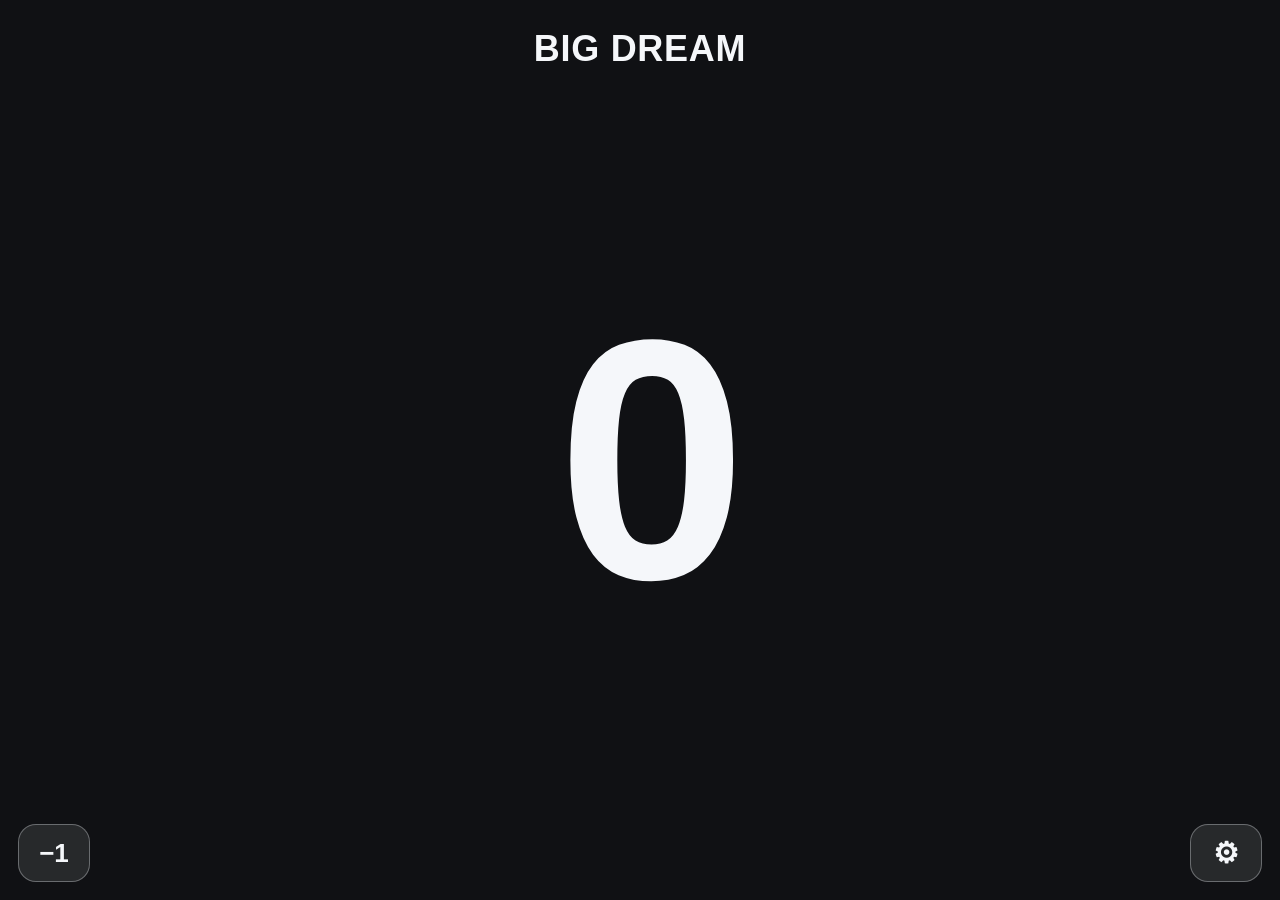
<file: index.html>
<!doctype html>
<html lang="ja">
<head>
  <meta charset="utf-8">
  <meta name="viewport" content="width=device-width, initial-scale=1, viewport-fit=cover, maximum-scale=1, user-scalable=no">
  <meta name="theme-color" content="#101114">
  <meta name="apple-mobile-web-app-capable" content="yes">
  <meta name="apple-mobile-web-app-status-bar-style" content="black-translucent">
  <meta name="apple-mobile-web-app-title" content="Counter">
  <meta name="mobile-web-app-capable" content="yes">
  <title>Big Dream Counter</title>
  <link rel="manifest" href="manifest.webmanifest?v=1">
  <link rel="stylesheet" href="style.css?v=20260718-1">
</head>
<body>
  <main id="counterSurface" class="counter-surface" aria-label="カウンター画面">
    <div id="titleText" class="title-text">BIG DREAM</div>

    <div id="countValue" class="count-value" aria-live="polite">0</div>

    <button id="minusButton" class="corner-button minus-button" type="button" data-no-increment aria-label="1減らす">−1</button>
    <button id="settingsButton" class="corner-button settings-button" type="button" data-no-increment aria-label="設定を開く">⚙</button>
  </main>

  <div id="settingsOverlay" class="overlay" hidden data-no-increment>
    <section class="sheet" role="dialog" aria-modal="true" aria-labelledby="settingsHeading">
      <div class="sheet-header">
        <h1 id="settingsHeading">設定</h1>
        <button id="closeSettingsButton" class="icon-button" type="button" aria-label="設定を閉じる">×</button>
      </div>

      <label class="setting-group">
        <span>上の文字</span>
        <input id="titleInput" type="text" maxlength="40" autocomplete="off" placeholder="BIG DREAM">
      </label>

      <label class="setting-group">
        <span>上の文字サイズ <strong id="titleSizeLabel">36px</strong></span>
        <input id="titleSizeInput" type="range" min="20" max="72" step="1" value="36">
      </label>

      <label class="setting-group">
        <span>カウント数字サイズ <strong id="countSizeLabel">52</strong></span>
        <input id="countSizeInput" type="range" min="28" max="72" step="1" value="52">
      </label>

      <div class="color-row">
        <label class="setting-group color-setting">
          <span>背景色</span>
          <input id="backgroundColorInput" type="color" value="#101114">
        </label>

        <label class="setting-group color-setting">
          <span>文字色</span>
          <input id="textColorInput" type="color" value="#f5f7fa">
        </label>
      </div>

      <button id="resetButton" class="danger-button" type="button">カウントをリセット</button>
    </section>
  </div>

  <div id="resetOverlay" class="overlay confirm-overlay" hidden data-no-increment>
    <section class="confirm-card" role="alertdialog" aria-modal="true" aria-labelledby="resetHeading" aria-describedby="resetDescription">
      <h2 id="resetHeading">リセットしますか？</h2>
      <p id="resetDescription">現在のカウント <strong id="resetCurrentValue">0</strong> を 0 に戻します。</p>
      <div class="confirm-actions">
        <button id="cancelResetButton" class="secondary-button" type="button">キャンセル</button>
        <button id="confirmResetButton" class="danger-button compact" type="button">0にする</button>
      </div>
    </section>
  </div>

  <script src="app.js?v=20260718-1"></script>
</body>
</html>
</file>
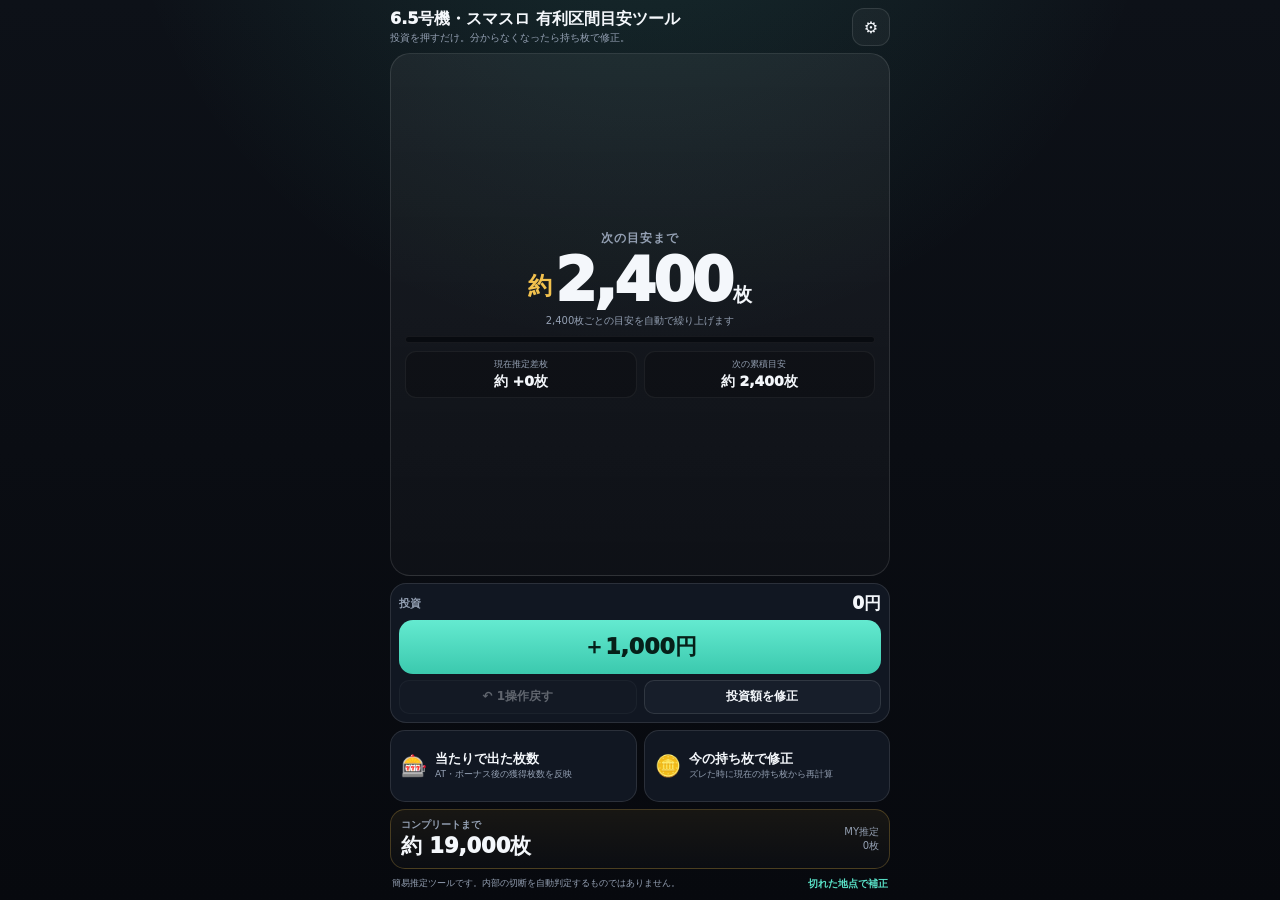
<file: slot-counter/index.html>
<!doctype html>
<html lang="ja">
<head>
<meta charset="utf-8">
<meta name="viewport" content="width=device-width,initial-scale=1,viewport-fit=cover,maximum-scale=1,user-scalable=no">
<meta name="theme-color" content="#090c12">
<title>6.5号機・スマスロ 有利区間目安ツール</title>
<style>
:root{--bg:#080b10;--panel:#111722;--panel2:#171e2a;--line:rgba(255,255,255,.11);--text:#f4f7fb;--muted:#94a0b3;--accent:#59e1c7;--gold:#f2c14e;--danger:#ff6b76}*{box-sizing:border-box;-webkit-tap-highlight-color:transparent}html,body{margin:0;width:100%;height:100%;overflow:hidden;background:var(--bg);color:var(--text);font-family:system-ui,-apple-system,BlinkMacSystemFont,"Segoe UI","Noto Sans JP",sans-serif}body{background:radial-gradient(circle at 50% -20%,rgba(89,225,199,.14),transparent 42%),linear-gradient(180deg,#0d1118,#07090e)}button,input{font:inherit}button{color:inherit}.app{width:min(100%,520px);height:100dvh;margin:auto;padding:calc(8px + env(safe-area-inset-top)) 10px calc(8px + env(safe-area-inset-bottom));display:grid;grid-template-rows:auto minmax(165px,1fr) auto auto auto auto;gap:7px;overflow:hidden}.topbar{display:flex;align-items:center;justify-content:space-between;min-height:38px}.title{margin:0;font-size:16px;font-weight:950;line-height:1.2}.subtitle{margin-top:2px;font-size:10px;color:var(--muted)}.icon-btn{width:38px;height:38px;border:1px solid var(--line);background:rgba(255,255,255,.04);border-radius:12px;display:grid;place-items:center;cursor:pointer;flex:none}.hero{position:relative;overflow:hidden;border:1px solid var(--line);background:linear-gradient(180deg,rgba(255,255,255,.055),rgba(255,255,255,.025));border-radius:20px;padding:12px 14px;display:flex;flex-direction:column;justify-content:center}.hero-label{text-align:center;color:var(--muted);font-size:12px;font-weight:900;letter-spacing:.08em}.remaining{text-align:center;margin:3px 0 2px;font-size:clamp(40px,11vw,60px);font-weight:950;line-height:1;letter-spacing:-.045em;font-variant-numeric:tabular-nums}.approx{font-size:.4em;font-weight:900;vertical-align:.3em;margin-right:.12em;color:var(--gold);letter-spacing:0}.unit{font-size:.32em;font-weight:900;margin-left:.1em;letter-spacing:0}.hero-note{text-align:center;font-size:10px;color:var(--muted);margin:2px 0 8px}.meter{height:7px;border-radius:999px;background:#080b10;overflow:hidden;border:1px solid rgba(255,255,255,.06)}.meter-fill{height:100%;width:0;border-radius:inherit;background:linear-gradient(90deg,var(--accent),var(--gold));transition:width .2s}.stats{margin-top:8px;display:grid;grid-template-columns:1fr 1fr;gap:7px}.stat{text-align:center;padding:6px;border-radius:11px;background:rgba(0,0,0,.2);border:1px solid rgba(255,255,255,.06)}.stat-label{font-size:9px;color:var(--muted);margin-bottom:2px}.stat-value{font-size:14px;font-weight:950;font-variant-numeric:tabular-nums}.card{border:1px solid var(--line);background:var(--panel);border-radius:16px;padding:8px}.section-head{display:flex;align-items:center;justify-content:space-between;margin-bottom:5px}.section-title{font-size:11px;color:var(--muted);font-weight:900}.investment-total{font-size:17px;font-weight:950;font-variant-numeric:tabular-nums}.invest-btn{width:100%;height:54px;border:0;border-radius:14px;background:linear-gradient(180deg,#64ead0,#3bc9ae);color:#062019;font-size:22px;font-weight:950;cursor:pointer}.minor-row{display:grid;grid-template-columns:1fr 1fr;gap:7px;margin-top:6px}.secondary-btn{height:34px;border-radius:10px;border:1px solid var(--line);background:var(--panel2);font-size:12px;font-weight:850;cursor:pointer}.secondary-btn:disabled{opacity:.35}.action-grid{display:grid;grid-template-columns:1fr 1fr;gap:7px}.action-card{height:72px;border:1px solid var(--line);background:var(--panel);border-radius:15px;padding:8px 10px;text-align:left;cursor:pointer;display:grid;grid-template-columns:auto 1fr;align-items:center;gap:8px}.action-icon{font-size:21px}.action-title{font-size:13px;font-weight:950;line-height:1.25}.action-sub{font-size:9px;color:var(--muted);line-height:1.3;margin-top:2px}.complete-card{border:1px solid rgba(242,193,78,.24);background:linear-gradient(180deg,rgba(242,193,78,.07),rgba(255,255,255,.02));border-radius:15px;padding:8px 10px}.complete-main{display:flex;align-items:center;justify-content:space-between;gap:8px}.complete-label{font-size:10px;color:var(--muted);font-weight:850}.complete-value{font-size:21px;font-weight:950;font-variant-numeric:tabular-nums}.complete-progress{font-size:10px;color:var(--muted);text-align:right;line-height:1.35}.hint{font-size:9px;color:var(--muted);line-height:1.25;padding:0 2px;display:flex;align-items:center;justify-content:space-between;gap:8px}.link-btn{border:0;background:none;padding:2px 0;color:var(--accent);font-size:10px;font-weight:850;cursor:pointer;white-space:nowrap}.invest-btn:active,.action-card:active,.secondary-btn:active{transform:scale(.985)}.overlay{position:fixed;inset:0;background:rgba(0,0,0,.72);backdrop-filter:blur(8px);display:flex;align-items:flex-end;justify-content:center;padding:10px;z-index:20}.overlay[hidden]{display:none}.sheet{width:min(100%,520px);max-height:88dvh;overflow:auto;background:#101620;border:1px solid var(--line);border-radius:22px 22px 16px 16px;padding:14px;box-shadow:0 30px 80px rgba(0,0,0,.55)}.sheet-head{display:flex;justify-content:space-between;align-items:center;margin-bottom:12px}.sheet-title{font-size:17px;font-weight:950}.close-btn{width:38px;height:38px;border:1px solid var(--line);border-radius:12px;background:var(--panel2);font-size:21px}.field{margin-bottom:11px}.field label{display:block;font-size:11px;color:var(--muted);font-weight:850;margin-bottom:6px}.input-wrap{display:flex;align-items:center;background:#0a0e14;border:1px solid var(--line);border-radius:13px;padding:0 11px}.input-wrap input{width:100%;height:48px;border:0;outline:none;background:transparent;color:var(--text);font-size:19px;font-weight:900}.suffix{color:var(--muted);font-size:12px;font-weight:800;white-space:nowrap}.primary-modal,.cut-btn,.danger-btn{width:100%;min-height:50px;border-radius:14px;font-weight:950}.primary-modal{border:0;background:var(--accent);color:#062019}.cut-btn{border:1px solid rgba(242,193,78,.4);background:rgba(242,193,78,.09);color:#f6d77d;margin-top:8px}.danger-btn{border:1px solid rgba(255,107,118,.4);background:rgba(255,107,118,.1);color:#ff939c;margin-top:8px}.toggle-row{display:flex;justify-content:space-between;align-items:center;padding:10px 0;border-top:1px solid var(--line);font-size:12px;font-weight:850}.switch{width:46px;height:27px;border-radius:999px;background:#2a313d;position:relative;border:0}.switch:after{content:"";position:absolute;width:21px;height:21px;left:3px;top:3px;border-radius:50%;background:white;transition:.2s}.switch.on{background:var(--accent)}.switch.on:after{left:22px}.modal-note{font-size:10px;color:var(--muted);line-height:1.55;margin-top:8px}.toast{position:fixed;left:50%;bottom:calc(18px + env(safe-area-inset-bottom));transform:translateX(-50%) translateY(16px);background:#eef7f5;color:#0b1b18;padding:9px 13px;border-radius:999px;font-size:12px;font-weight:900;opacity:0;pointer-events:none;transition:.2s;z-index:40;white-space:nowrap}.toast.show{opacity:1;transform:translateX(-50%) translateY(0)}@media(max-height:690px){.app{gap:5px;padding-top:calc(5px + env(safe-area-inset-top));padding-bottom:calc(5px + env(safe-area-inset-bottom));grid-template-rows:auto minmax(145px,1fr) auto auto auto auto}.topbar{min-height:34px}.icon-btn{width:34px;height:34px}.title{font-size:14px}.subtitle{display:none}.hero{padding:8px 12px}.remaining{font-size:40px}.hero-note{margin-bottom:5px}.stats{margin-top:5px}.stat{padding:4px}.invest-btn{height:47px;font-size:20px}.secondary-btn{height:30px}.action-card{height:60px}.action-sub{display:none}.complete-card{padding:6px 9px}.complete-value{font-size:18px}.hint>span{display:none}.hint{justify-content:center}}@media(max-height:590px){.hero-note{display:none}.action-card{height:52px}.complete-progress{display:none}.stats{gap:4px}.stat-value{font-size:12px}}
</style>
</head>
<body>
<main class="app">
<header class="topbar"><div><h1 class="title">6.5号機・スマスロ 有利区間目安ツール</h1><div class="subtitle">投資を押すだけ。分からなくなったら持ち枚で修正。</div></div><button class="icon-btn" id="settingsBtn" aria-label="設定">⚙</button></header>
<section class="hero"><div class="hero-label">次の目安まで</div><div class="remaining" id="remainingDisplay"><span class="approx">約</span>2,400<span class="unit">枚</span></div><div class="hero-note" id="heroNote">2400枚ごとの目安を自動で繰り上げます</div><div class="meter"><div class="meter-fill" id="meterFill"></div></div><div class="stats"><div class="stat"><div class="stat-label">現在推定差枚</div><div class="stat-value" id="netDisplay">約 0枚</div></div><div class="stat"><div class="stat-label">次の累積目安</div><div class="stat-value" id="targetDisplay">約 2,400枚</div></div></div></section>
<section class="card"><div class="section-head"><div class="section-title">投資</div><div class="investment-total" id="investmentDisplay">0円</div></div><button class="invest-btn" id="investBtn">＋1,000円</button><div class="minor-row"><button class="secondary-btn" id="undoBtn">↶ 1操作戻す</button><button class="secondary-btn" id="editInvestmentBtn">投資額を修正</button></div></section>
<section class="action-grid"><button class="action-card" id="rewardBtn"><div class="action-icon">🎰</div><div><div class="action-title">当たりで出た枚数</div><div class="action-sub">AT・ボーナス後の獲得枚数を反映</div></div></button><button class="action-card" id="holdBtn"><div class="action-icon">🪙</div><div><div class="action-title">今の持ち枚で修正</div><div class="action-sub">ズレた時に現在の持ち枚から再計算</div></div></button></section>
<section class="complete-card"><div class="complete-main"><div><div class="complete-label">コンプリートまで</div><div class="complete-value" id="completeRemaining">約 19,000枚</div></div><div class="complete-progress" id="completeProgress">MY推定<br>0枚</div></div></section>
<div class="hint"><span>簡易推定ツールです。内部の切断を自動判定するものではありません。</span><button class="link-btn" id="cutHelpBtn">切れた地点で補正</button></div>
</main>
<div class="overlay" id="rewardOverlay" hidden><section class="sheet"><div class="sheet-head"><div class="sheet-title">当たりで出た枚数</div><button class="close-btn" data-close="rewardOverlay">×</button></div><div class="field"><label>獲得枚数</label><div class="input-wrap"><input id="rewardInput" type="number" inputmode="numeric" min="0" step="1" placeholder="例 1850"><span class="suffix">枚</span></div></div><button class="primary-modal" id="applyRewardBtn">この枚数を反映</button><div class="modal-note">表示された獲得枚数を入力してください。あとで「今の持ち枚で修正」を使うと、その時点の状態に合わせて再計算できます。</div></section></div>
<div class="overlay" id="holdOverlay" hidden><section class="sheet"><div class="sheet-head"><div class="sheet-title">今の持ち枚で修正</div><button class="close-btn" data-close="holdOverlay">×</button></div><div class="field"><label>現在の持ち枚</label><div class="input-wrap"><input id="holdInput" type="number" inputmode="numeric" min="0" step="1" placeholder="例 2350"><span class="suffix">枚</span></div></div><button class="primary-modal" id="applyHoldBtn">現在値から再計算</button><div class="modal-note">開始時の持ち枚と、これまでの貸出枚数を使って推定差枚を補正します。別の台の持ち枚を混ぜた場合は目安がズレます。</div></section></div>
<div class="overlay" id="investmentOverlay" hidden><section class="sheet"><div class="sheet-head"><div class="sheet-title">投資額を修正</div><button class="close-btn" data-close="investmentOverlay">×</button></div><div class="field"><label>現在までの投資額</label><div class="input-wrap"><input id="investmentInput" type="number" inputmode="numeric" min="0" step="1000"><span class="suffix">円</span></div></div><button class="primary-modal" id="applyInvestmentBtn">投資額を更新</button></section></div>
<div class="overlay" id="cutOverlay" hidden><section class="sheet"><div class="sheet-head"><div class="sheet-title">区間の目安を補正</div><button class="close-btn" data-close="cutOverlay">×</button></div><div class="modal-note">実際に有利区間が切れた地点が分かる場合だけ使います。現在の推定差枚を新しい基準点として、次の目安を「ここから＋設定枚数」に引き直します。分からない場合は使わなくて大丈夫です。</div><button class="cut-btn" id="markCutBtn">ここを新しい基準点にする</button></section></div>
<div class="overlay" id="settingsOverlay" hidden><section class="sheet"><div class="sheet-head"><div class="sheet-title">設定</div><button class="close-btn" data-close="settingsOverlay">×</button></div><div class="field"><label>貸し枚数（1000円あたり）</label><div class="input-wrap"><input id="lendRateInput" type="number" inputmode="decimal" min="1" step="0.1"><span class="suffix">枚</span></div></div><div class="field"><label>投資ボタン</label><div class="input-wrap"><input id="investUnitInput" type="number" inputmode="numeric" min="100" step="100"><span class="suffix">円 / 1タップ</span></div></div><div class="field"><label>次の目安</label><div class="input-wrap"><input id="thresholdInput" type="number" inputmode="numeric" min="1" step="1"><span class="suffix">枚</span></div></div><div class="field"><label>コンプリート基準</label><div class="input-wrap"><input id="completeInput" type="number" inputmode="numeric" min="1" step="100"><span class="suffix">枚</span></div></div><div class="field"><label>計測開始時の持ち枚</label><div class="input-wrap"><input id="startHoldInput" type="number" inputmode="numeric" min="0" step="1"><span class="suffix">枚</span></div></div><div class="toggle-row"><span>数字の前に「約」を表示</span><button class="switch on" id="approxSwitch" aria-label="約表示切替"></button></div><button class="primary-modal" id="saveSettingsBtn">設定を保存</button><button class="danger-btn" id="resetBtn">今日の記録をすべてリセット</button><div class="modal-note">初期値：46枚貸し / 1000円、目安2400枚、コンプリート19000枚。設定値は端末内に保存されます。</div></section></div>
<div class="toast" id="toast">反映しました</div>
<script>
(()=>{'use strict';const $=id=>document.getElementById(id),KEY='slotDiffCounter_v3';const def={investmentYen:0,estimatedNet:0,minDayNet:0,sectionBaseNet:0,autoStepCount:0,manualCutCount:0,settings:{lendRate:46,investUnit:1000,threshold:2400,complete:19000,startHold:0,showApprox:true},history:[]};const clone=v=>JSON.parse(JSON.stringify(v));function load(){try{const r=JSON.parse(localStorage.getItem(KEY));if(!r||typeof r!=='object')return clone(def);return{...clone(def),...r,settings:{...def.settings,...(r.settings||{})},history:Array.isArray(r.history)?r.history.slice(-50):[]}}catch{return clone(def)}}let s=load();const save=()=>localStorage.setItem(KEY,JSON.stringify(s)),fmt=n=>Math.round(n).toLocaleString('ja-JP'),approx=()=>s.settings.showApprox?'<span class="approx">約</span>':'',approxText=()=>s.settings.showApprox?'約 ':'',rented=yen=>(yen/1000)*s.settings.lendRate,target=()=>s.sectionBaseNet+s.settings.threshold,remain=()=>target()-s.estimatedNet,my=()=>Math.max(0,s.estimatedNet-s.minDayNet),compRemain=()=>Math.max(0,s.settings.complete-my());function snap(label){s.history.push({label,investmentYen:s.investmentYen,estimatedNet:s.estimatedNet,minDayNet:s.minDayNet,sectionBaseNet:s.sectionBaseNet,autoStepCount:s.autoStepCount,manualCutCount:s.manualCutCount});if(s.history.length>50)s.history.shift()}function normalize(){if(s.estimatedNet<s.minDayNet)s.minDayNet=s.estimatedNet;const th=s.settings.threshold;if(!(th>0))return;while(s.estimatedNet>=s.sectionBaseNet+th){s.sectionBaseNet+=th;s.autoStepCount++}}function render(){const raw=remain(),rem=Math.max(0,Math.round(raw)),t=target(),th=s.settings.threshold,progress=Math.max(0,Math.min(th,s.estimatedNet-s.sectionBaseNet)),pct=th>0?Math.max(0,Math.min(100,progress/th*100)):0;$('remainingDisplay').innerHTML=raw<=0?`${approx()}0<span class="unit">枚</span>`:`${approx()}${fmt(rem)}<span class="unit">枚</span>`;$('netDisplay').textContent=`${approxText()}${s.estimatedNet>=0?'+':'−'}${fmt(Math.abs(s.estimatedNet))}枚`;$('targetDisplay').textContent=`${approxText()}${fmt(t)}枚`;$('meterFill').style.width=pct+'%';$('investmentDisplay').textContent=fmt(s.investmentYen)+'円';$('investBtn').textContent=`＋${fmt(s.settings.investUnit)}円`;$('undoBtn').disabled=s.history.length===0;$('heroNote').textContent=s.manualCutCount>0?`自動繰り上げ ${s.autoStepCount}回 ・ 手動補正 ${s.manualCutCount}回`:`${fmt(s.settings.threshold)}枚ごとの目安を自動で繰り上げます`;$('completeRemaining').textContent=`${approxText()}${fmt(compRemain())}枚`;$('completeProgress').innerHTML=`MY推定<br>${fmt(my())}枚`;$('approxSwitch').classList.toggle('on',s.settings.showApprox);save()}const open=id=>$(id).hidden=false,close=id=>$(id).hidden=true;document.querySelectorAll('[data-close]').forEach(b=>b.addEventListener('click',()=>close(b.dataset.close)));document.querySelectorAll('.overlay').forEach(o=>o.addEventListener('click',e=>{if(e.target===o)o.hidden=true}));function toast(msg){const e=$('toast');e.textContent=msg;e.classList.add('show');clearTimeout(toast.t);toast.t=setTimeout(()=>e.classList.remove('show'),1400)}const num=id=>{const v=Number($(id).value);return Number.isFinite(v)?v:NaN};$('investBtn').addEventListener('click',()=>{snap('投資を追加');s.investmentYen+=s.settings.investUnit;s.estimatedNet-=rented(s.settings.investUnit);normalize();render()});$('undoBtn').addEventListener('click',()=>{const p=s.history.pop();if(!p)return;Object.assign(s,p);render();toast('1操作戻しました')});$('rewardBtn').addEventListener('click',()=>{$('rewardInput').value='';open('rewardOverlay');setTimeout(()=>$('rewardInput').focus(),50)});$('applyRewardBtn').addEventListener('click',()=>{const v=num('rewardInput');if(!(v>=0))return alert('獲得枚数を入力してください');snap('獲得枚数を反映');s.estimatedNet+=v;normalize();close('rewardOverlay');render();toast('獲得枚数を反映しました')});$('holdBtn').addEventListener('click',()=>{$('holdInput').value='';open('holdOverlay');setTimeout(()=>$('holdInput').focus(),50)});$('applyHoldBtn').addEventListener('click',()=>{const h=num('holdInput');if(!(h>=0))return alert('現在の持ち枚を入力してください');snap('持ち枚で補正');s.estimatedNet=h-s.settings.startHold-rented(s.investmentYen);normalize();close('holdOverlay');render();toast('現在値で補正しました')});$('editInvestmentBtn').addEventListener('click',()=>{$('investmentInput').value=s.investmentYen;open('investmentOverlay')});$('applyInvestmentBtn').addEventListener('click',()=>{const y=num('investmentInput');if(!(y>=0))return alert('投資額を入力してください');snap('投資額を修正');const d=y-s.investmentYen;s.investmentYen=y;s.estimatedNet-=rented(d);normalize();close('investmentOverlay');render();toast('投資額を更新しました')});$('cutHelpBtn').addEventListener('click',()=>open('cutOverlay'));$('markCutBtn').addEventListener('click',()=>{if(!confirm('現在の推定差枚を、新しい区間の基準点にしますか？'))return;snap('区間基準を補正');s.sectionBaseNet=s.estimatedNet;s.manualCutCount++;close('cutOverlay');render();toast('次の目安を引き直しました')});$('settingsBtn').addEventListener('click',()=>{$('lendRateInput').value=s.settings.lendRate;$('investUnitInput').value=s.settings.investUnit;$('thresholdInput').value=s.settings.threshold;$('completeInput').value=s.settings.complete;$('startHoldInput').value=s.settings.startHold;$('approxSwitch').classList.toggle('on',s.settings.showApprox);open('settingsOverlay')});$('approxSwitch').addEventListener('click',()=>{s.settings.showApprox=!s.settings.showApprox;$('approxSwitch').classList.toggle('on',s.settings.showApprox)});$('saveSettingsBtn').addEventListener('click',()=>{const l=num('lendRateInput'),u=num('investUnitInput'),th=num('thresholdInput'),c=num('completeInput'),st=num('startHoldInput');if(!(l>0&&u>0&&th>0&&c>0&&st>=0))return alert('設定値を確認してください');snap('設定変更');s.settings.lendRate=l;s.settings.investUnit=Math.round(u);s.settings.threshold=Math.round(th);s.settings.complete=Math.round(c);s.settings.startHold=Math.round(st);normalize();close('settingsOverlay');render();toast('設定を保存しました')});$('resetBtn').addEventListener('click',()=>{if(!confirm('今日の投資・差枚・目安・MY記録をすべて0に戻します。よろしいですか？'))return;const settings=clone(s.settings);s=clone(def);s.settings=settings;save();close('settingsOverlay');render();toast('今日の記録をリセットしました')});normalize();render()})();
</script>
</body>
</html>
</file>
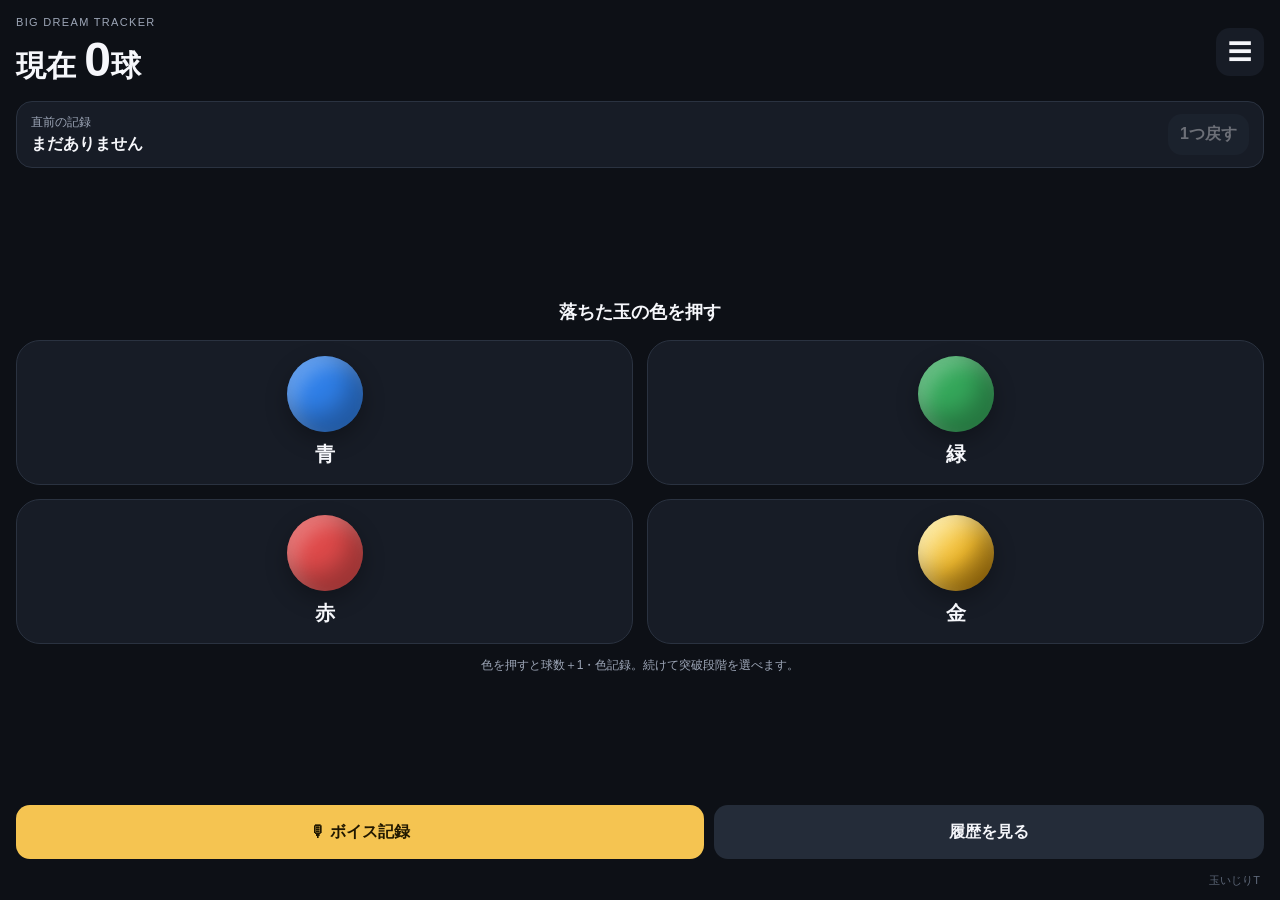
<file: tamaijiri-t-v4/index.html>
<!doctype html>
<html lang="ja">
<head>
  <meta charset="utf-8">
  <meta name="viewport" content="width=device-width, initial-scale=1, viewport-fit=cover, maximum-scale=1, user-scalable=no">
  <meta name="theme-color" content="#0d1016">
  <title>玉いじりT</title>
  <link rel="stylesheet" href="style-v4.css">
</head>
<body>
  <main class="app-shell">
    <header class="topbar">
      <div><p class="eyebrow">BIG DREAM TRACKER</p><h1>現在 <span id="countValue">0</span>球</h1></div>
      <button id="menuButton" class="icon-btn" type="button" aria-label="メニュー">☰</button>
    </header>
    <section class="status-card"><div><span class="label">直前の記録</span><strong id="lastRecord">まだありません</strong></div><button id="undoButton" class="small-btn" type="button">1つ戻す</button></section>
    <section class="ball-section" aria-labelledby="ballHeading"><h2 id="ballHeading">落ちた玉の色を押す</h2><div class="ball-grid"><button class="ball-button blue" type="button" data-color="青"><span></span><b>青</b></button><button class="ball-button green" type="button" data-color="緑"><span></span><b>緑</b></button><button class="ball-button red" type="button" data-color="赤"><span></span><b>赤</b></button><button class="ball-button gold" type="button" data-color="金"><span></span><b>金</b></button></div><p class="hint">色を押すと球数＋1・色記録。続けて突破段階を選べます。</p></section>
    <section class="quick-actions"><button id="voiceButton" class="action-btn voice" type="button">🎙 ボイス記録</button><button id="historyButton" class="action-btn" type="button">履歴を見る</button></section>
    <footer>玉いじりT</footer>
  </main>
  <div id="stageOverlay" class="overlay" hidden><section class="sheet"><div class="sheet-head"><h2>突破結果</h2><button class="close-btn" data-close="stageOverlay">×</button></div><p id="stageBallSummary" class="sheet-summary"></p><div class="stage-grid"><button data-stage="失敗">失敗</button><button data-stage="1段階突破">1段階突破</button><button data-stage="2段階突破">2段階突破</button><button class="final" data-stage="最終突破">最終突破</button></div><button id="stageLaterButton" class="ghost-btn" type="button">あとで記録</button></section></div>
  <div id="voiceOverlay" class="overlay" hidden><section class="sheet tall"><div class="sheet-head"><h2>ボイス記録</h2><button class="close-btn" data-close="voiceOverlay">×</button></div><p class="sheet-summary">現在 <strong id="voiceCurrentCount">0</strong>球。示唆は保証ではありません。</p><div id="voiceList" class="voice-list"></div></section></div>
  <div id="historyOverlay" class="overlay" hidden><section class="sheet tall"><div class="sheet-head"><h2>実戦履歴</h2><button class="close-btn" data-close="historyOverlay">×</button></div><div id="historyList" class="history-list"></div></section></div>
  <div id="menuOverlay" class="overlay" hidden><section class="sheet"><div class="sheet-head"><h2>メニュー</h2><button class="close-btn" data-close="menuOverlay">×</button></div><button id="reportButton" class="menu-action primary" type="button"><strong>実戦レポートを共有</strong><span>集計と時系列をLINE・メモなどへ送る</span></button><details class="advanced"><summary>詳細ツール</summary><button id="csvButton" class="menu-action secondary" type="button">CSVを書き出す</button><button id="backupButton" class="menu-action secondary" type="button">バックアップ（JSON）</button></details><button id="resetButton" class="menu-action danger" type="button">現在の実戦をリセット</button></section></div>
  <div id="confirmOverlay" class="overlay" hidden><section class="confirm-card"><h2>リセットしますか？</h2><p>球数と履歴をすべて0に戻します。</p><div class="confirm-actions"><button id="cancelResetButton" class="ghost-btn" type="button">キャンセル</button><button id="confirmResetButton" class="danger-btn" type="button">リセットする</button></div></section></div>
  <script src="../tamaijiri-t/app-v3.js?v=4"></script>
</body>
</html>
</file>
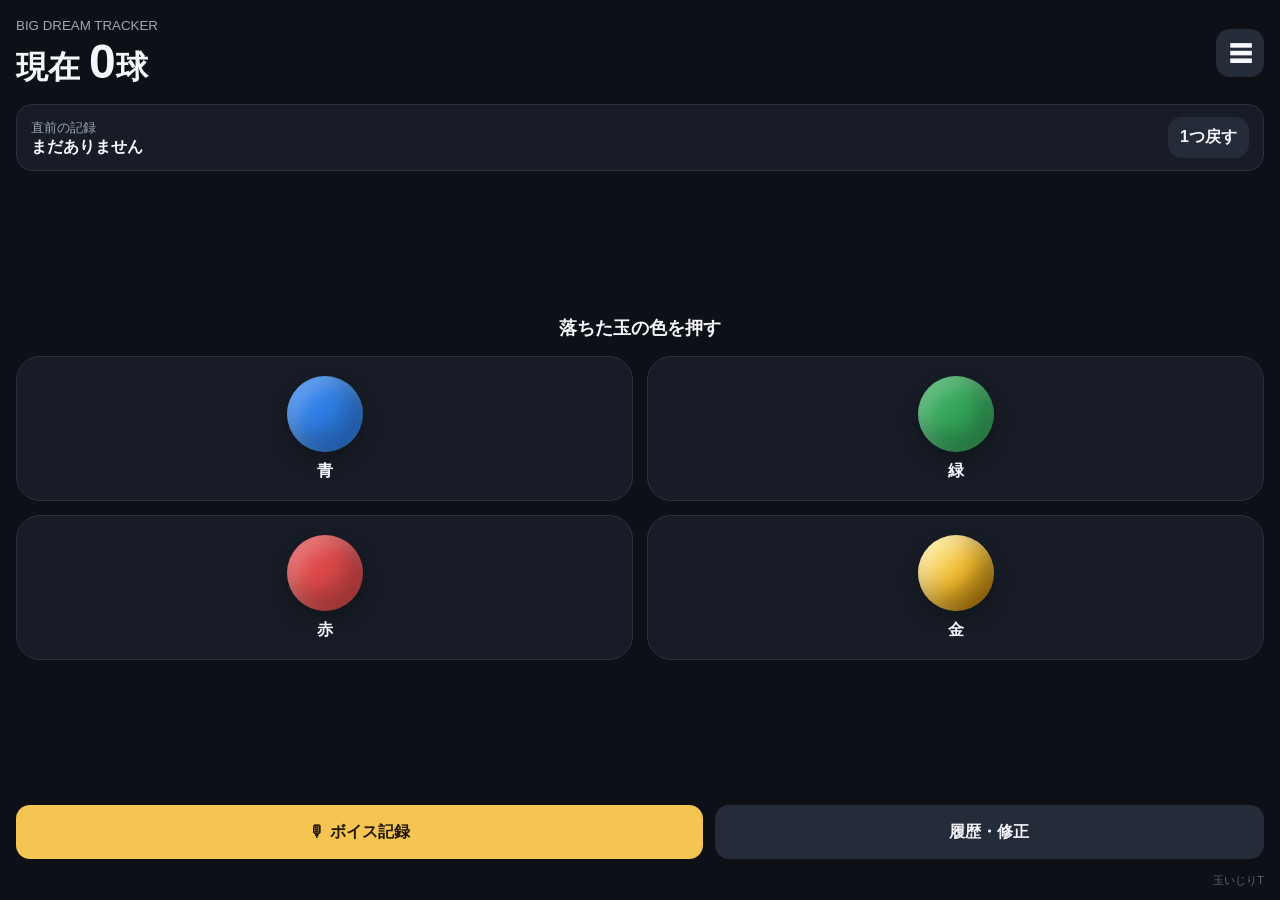
<file: tamaijiri-t-v5/index.html>
<!doctype html><html lang="ja"><head><meta charset="utf-8"><meta name="viewport" content="width=device-width,initial-scale=1,viewport-fit=cover,maximum-scale=1,user-scalable=no"><meta name="theme-color" content="#0d1016"><title>玉いじりT</title><link rel="stylesheet" href="style.css"></head><body><main class="app"><header><div><small>BIG DREAM TRACKER</small><h1>現在 <span id="count">0</span>球</h1></div><button id="menuBtn">☰</button></header><section class="last"><div><small>直前の記録</small><strong id="last">まだありません</strong></div><button id="undoBtn">1つ戻す</button></section><section class="balls"><h2>落ちた玉の色を押す</h2><div class="grid"><button class="ball blue" data-color="青"><i></i><b>青</b></button><button class="ball green" data-color="緑"><i></i><b>緑</b></button><button class="ball red" data-color="赤"><i></i><b>赤</b></button><button class="ball gold" data-color="金"><i></i><b>金</b></button></div></section><section class="actions"><button id="voiceBtn" class="voice">🎙 ボイス記録</button><button id="historyBtn">履歴・修正</button></section><footer>玉いじりT</footer></main><div id="stageModal" class="overlay" hidden><div class="sheet"><div class="head"><h2>突破結果</h2><button data-close="stageModal">×</button></div><p id="stageText"></p><div class="stageGrid"><button data-stage="失敗">失敗</button><button data-stage="1段階突破">1段階突破</button><button data-stage="2段階突破">2段階突破</button><button data-stage="最終突破" class="final">最終突破</button></div><button id="laterBtn" class="sub">あとで記録</button></div></div><div id="voiceModal" class="overlay" hidden><div class="sheet tall"><div class="head"><h2 id="voiceTitle">ボイス記録</h2><button data-close="voiceModal">×</button></div><label class="countField">記録する球数<input id="voiceCount" type="number" min="0"></label><div id="voiceList" class="voiceList"></div></div></div><div id="historyModal" class="overlay" hidden><div class="sheet tall"><div class="head"><h2>履歴・修正</h2><button data-close="historyModal">×</button></div><button id="addVoicePast" class="primary">＋ 過去の球数へボイス追加</button><div id="historyList" class="history"></div></div></div><div id="editModal" class="overlay" hidden><div class="sheet"><div class="head"><h2>記録を編集</h2><button data-close="editModal">×</button></div><div id="editBody"></div></div></div><div id="menuModal" class="overlay" hidden><div class="sheet"><div class="head"><h2>メニュー</h2><button data-close="menuModal">×</button></div><button id="reportBtn" class="primary">実戦レポートを共有</button><button id="resetBtn" class="danger">現在の実戦をリセット</button></div></div><div id="confirmModal" class="overlay" hidden><div class="confirm"><h2>リセットしますか？</h2><p>球数と履歴をすべて0に戻します。</p><div><button data-close="confirmModal">キャンセル</button><button id="confirmReset" class="danger">リセット</button></div></div></div><script src="app.js"></script></body></html>
</file>
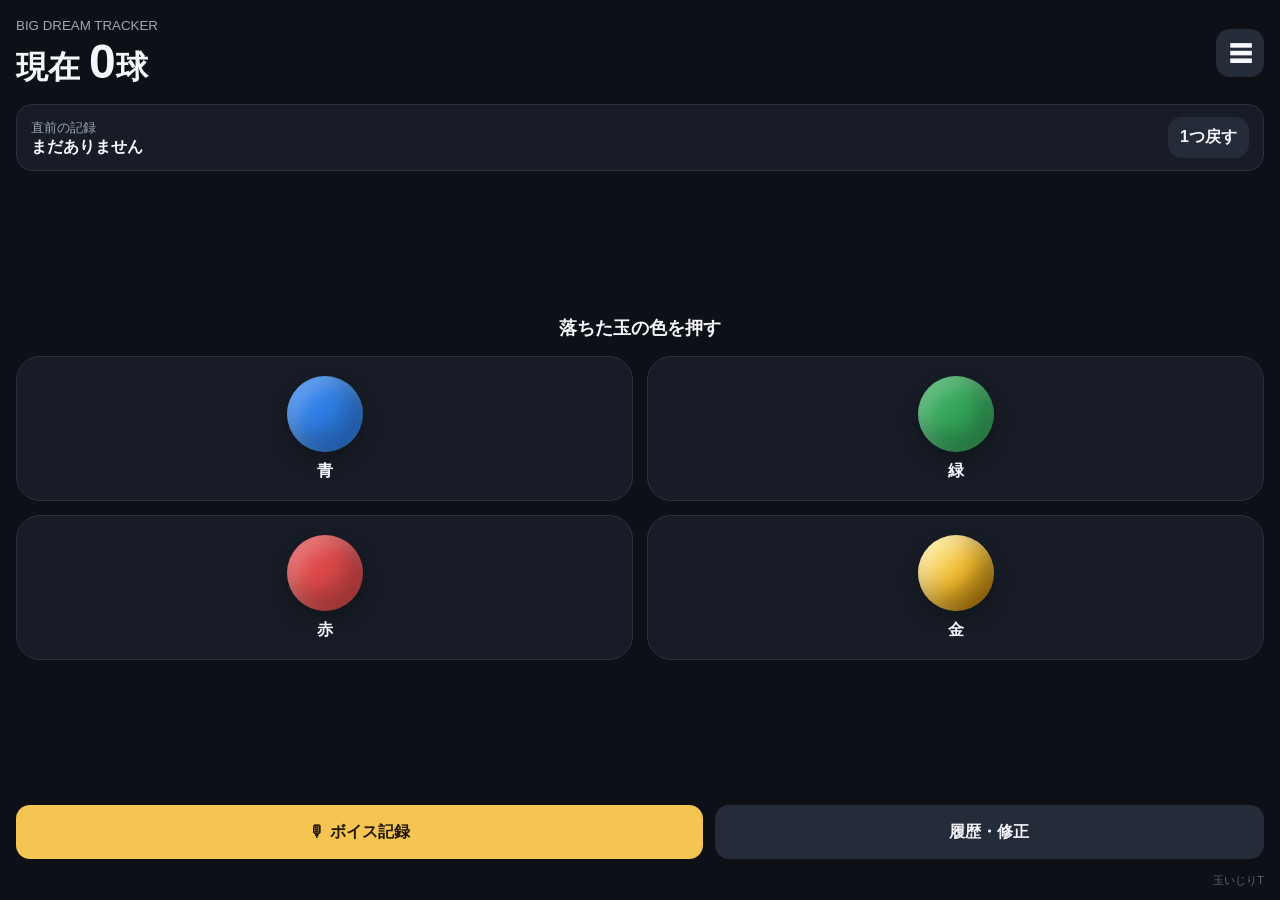
<file: tamaijiri-t-v6/index.html>
<!doctype html><html lang="ja"><head><meta charset="utf-8"><meta name="viewport" content="width=device-width,initial-scale=1,viewport-fit=cover,maximum-scale=1,user-scalable=no"><meta name="theme-color" content="#0d1016"><title>玉いじりT</title><link rel="stylesheet" href="style.css"></head><body><main class="app"><header><div><small>BIG DREAM TRACKER</small><h1>現在 <span id="count">0</span>球</h1></div><button id="menuBtn">☰</button></header><section class="last"><div><small>直前の記録</small><strong id="last">まだありません</strong></div><button id="undoBtn">1つ戻す</button></section><section class="balls"><h2>落ちた玉の色を押す</h2><div class="grid"><button class="ball blue" data-color="青"><i></i><b>青</b></button><button class="ball green" data-color="緑"><i></i><b>緑</b></button><button class="ball red" data-color="赤"><i></i><b>赤</b></button><button class="ball gold" data-color="金"><i></i><b>金</b></button></div></section><section class="actions"><button id="voiceBtn" class="voice">🎙 ボイス記録</button><button id="historyBtn">履歴・修正</button></section><footer>玉いじりT</footer></main><div id="stageModal" class="overlay" hidden><div class="sheet"><div class="head"><h2>突破結果</h2><button data-close="stageModal">×</button></div><p id="stageText"></p><div class="stageGrid"><button data-stage="失敗">失敗</button><button data-stage="1段階突破">1段階突破</button><button data-stage="2段階突破">2段階突破</button><button data-stage="最終突破" class="final">最終突破</button></div><button id="laterBtn" class="sub">あとで記録</button></div></div><div id="voiceModal" class="overlay" hidden><div class="sheet tall"><div class="head"><h2 id="voiceTitle">ボイス記録</h2><button data-close="voiceModal">×</button></div><label class="countField">記録する球数<input id="voiceCount" type="number" min="0"></label><div id="voiceList" class="voiceList"></div></div></div><div id="historyModal" class="overlay" hidden><div class="sheet tall"><div class="head"><h2>履歴・修正</h2><button data-close="historyModal">×</button></div><button id="addVoicePast" class="primary">＋ 過去の球数へボイス追加</button><div id="historyList" class="history"></div></div></div><div id="editModal" class="overlay" hidden><div class="sheet"><div class="head"><h2>記録を編集</h2><button data-close="editModal">×</button></div><div id="editBody"></div></div></div><div id="menuModal" class="overlay" hidden><div class="sheet"><div class="head"><h2>メニュー</h2><button data-close="menuModal">×</button></div><button id="reportBtn" class="primary">実戦レポートを共有</button><button id="resetBtn" class="danger">現在の実戦をリセット</button></div></div><div id="confirmModal" class="overlay" hidden><div class="confirm"><h2>リセットしますか？</h2><p>球数と履歴をすべて0に戻します。</p><div><button data-close="confirmModal">キャンセル</button><button id="confirmReset" class="danger">リセット</button></div></div></div><script src="app-v2.js"></script></body></html>
</file>
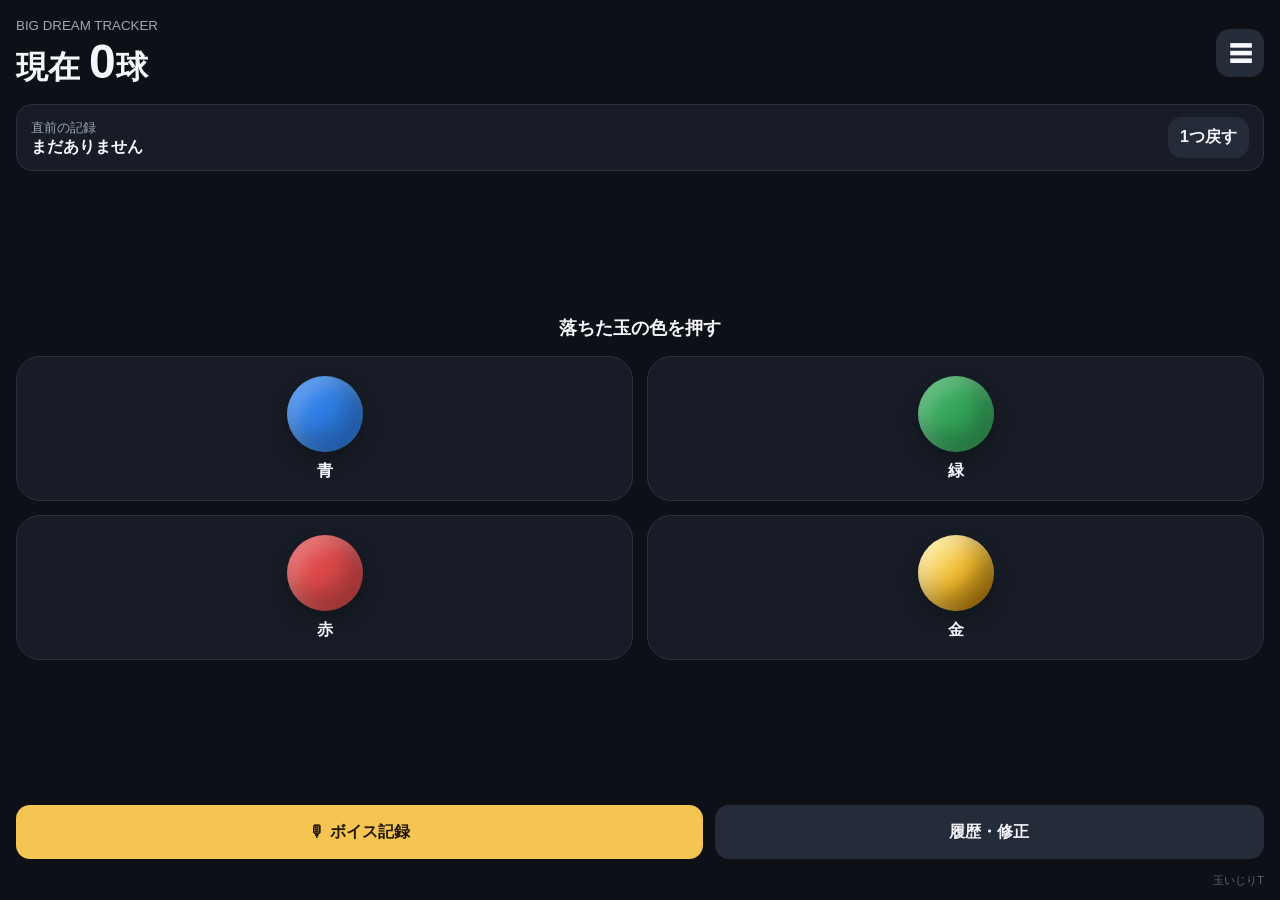
<file: tamaijiri-t-v7/index.html>
<!doctype html><html lang="ja"><head><meta charset="utf-8"><meta name="viewport" content="width=device-width,initial-scale=1,viewport-fit=cover,maximum-scale=1,user-scalable=no"><meta name="theme-color" content="#0d1016"><title>玉いじりT</title><link rel="stylesheet" href="../tamaijiri-t-v6/style.css"></head><body><main class="app"><header><div><small>BIG DREAM TRACKER</small><h1>現在 <span id="count">0</span>球</h1></div><button id="menuBtn">☰</button></header><section class="last"><div><small>直前の記録</small><strong id="last">まだありません</strong></div><button id="undoBtn">1つ戻す</button></section><section class="balls"><h2>落ちた玉の色を押す</h2><div class="grid"><button class="ball blue" data-color="青"><i></i><b>青</b></button><button class="ball green" data-color="緑"><i></i><b>緑</b></button><button class="ball red" data-color="赤"><i></i><b>赤</b></button><button class="ball gold" data-color="金"><i></i><b>金</b></button></div></section><section class="actions"><button id="voiceBtn" class="voice">🎙 ボイス記録</button><button id="historyBtn">履歴・修正</button></section><footer>玉いじりT</footer></main><div id="stageModal" class="overlay" hidden><div class="sheet"><div class="head"><h2>突破結果</h2><button data-close="stageModal">×</button></div><p id="stageText"></p><div class="stageGrid"><button data-stage="失敗">失敗</button><button data-stage="1段階突破">1段階突破</button><button data-stage="2段階突破">2段階突破</button><button data-stage="最終突破" class="final">最終突破</button></div><button id="laterBtn" class="sub">あとで記録</button></div></div><div id="voiceModal" class="overlay" hidden><div class="sheet tall"><div class="head"><h2 id="voiceTitle">ボイス記録</h2><button data-close="voiceModal">×</button></div><label class="countField">記録する球数<input id="voiceCount" type="number" min="0"></label><div id="voiceList" class="voiceList"></div></div></div><div id="historyModal" class="overlay" hidden><div class="sheet tall"><div class="head"><h2>履歴・修正</h2><button data-close="historyModal">×</button></div><button id="addVoicePast" class="primary">＋ 過去の球数へボイス追加</button><div id="historyList" class="history"></div></div></div><div id="editModal" class="overlay" hidden><div class="sheet"><div class="head"><h2>記録を編集</h2><button data-close="editModal">×</button></div><div id="editBody"></div></div></div><div id="menuModal" class="overlay" hidden><div class="sheet"><div class="head"><h2>メニュー</h2><button data-close="menuModal">×</button></div><button id="reportBtn" class="primary">実戦レポートを共有</button><button id="resetBtn" class="danger">現在の実戦をリセット</button></div></div><div id="confirmModal" class="overlay" hidden><div class="confirm"><h2>リセットしますか？</h2><p>球数と履歴をすべて0に戻します。</p><div><button data-close="confirmModal">キャンセル</button><button id="confirmReset" class="danger">リセット</button></div></div></div><script src="app-v7.js"></script></body></html>
</file>
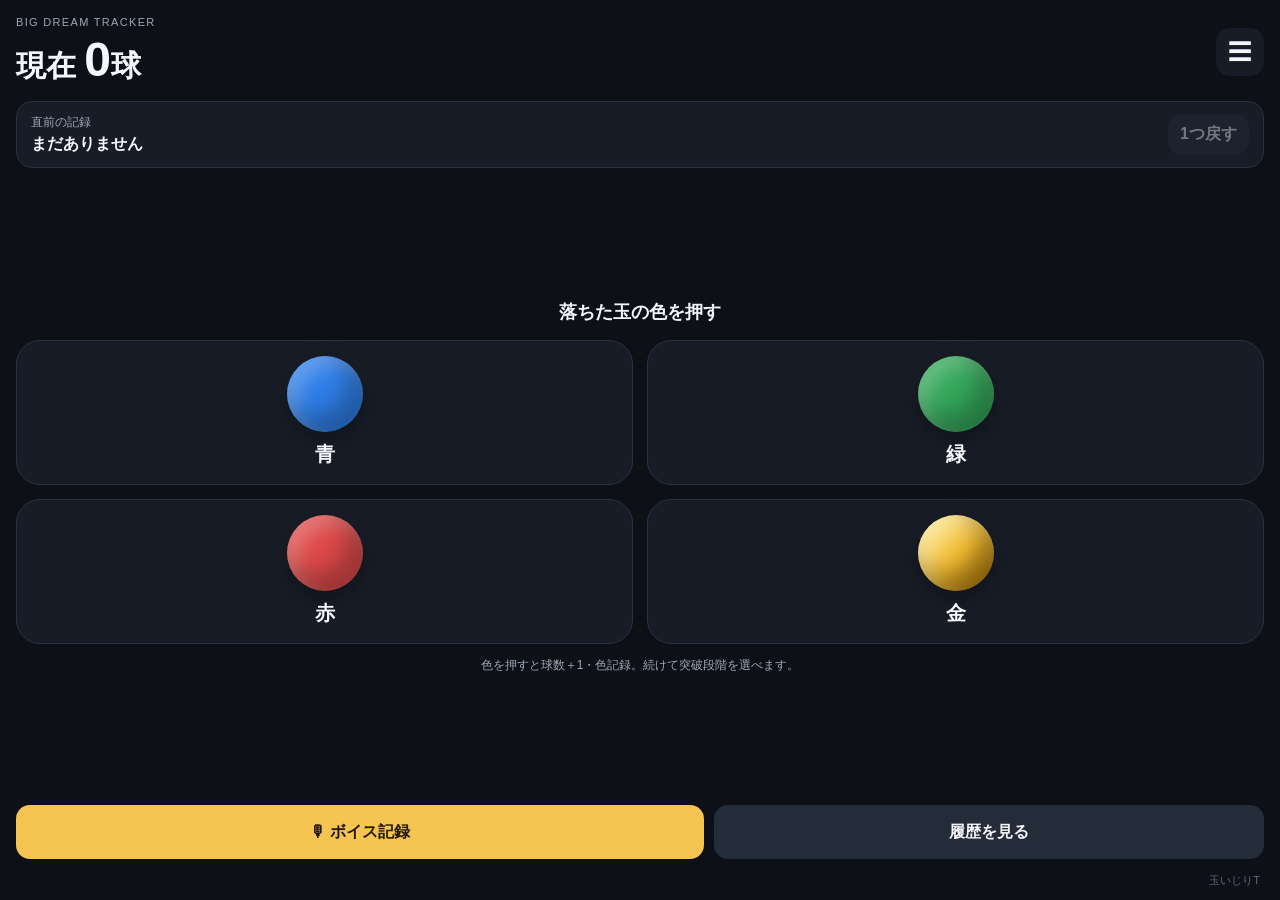
<file: tamaijiri-t/index.html>
<!doctype html>
<html lang="ja">
<head>
  <meta charset="utf-8">
  <meta name="viewport" content="width=device-width, initial-scale=1, viewport-fit=cover, maximum-scale=1, user-scalable=no">
  <meta name="theme-color" content="#0d1016">
  <title>玉いじりT</title>
  <link rel="stylesheet" href="style-v4.css">
</head>
<body>
  <main class="app-shell">
    <header class="topbar">
      <div>
        <p class="eyebrow">BIG DREAM TRACKER</p>
        <h1>現在 <span id="countValue">0</span>球</h1>
      </div>
      <button id="menuButton" class="icon-btn" type="button" aria-label="メニュー">☰</button>
    </header>

    <section class="status-card">
      <div>
        <span class="label">直前の記録</span>
        <strong id="lastRecord">まだありません</strong>
      </div>
      <button id="undoButton" class="small-btn" type="button">1つ戻す</button>
    </section>

    <section class="ball-section" aria-labelledby="ballHeading">
      <h2 id="ballHeading">落ちた玉の色を押す</h2>
      <div class="ball-grid">
        <button class="ball-button blue" type="button" data-color="青" aria-label="青玉を記録"><span></span><b>青</b></button>
        <button class="ball-button green" type="button" data-color="緑" aria-label="緑玉を記録"><span></span><b>緑</b></button>
        <button class="ball-button red" type="button" data-color="赤" aria-label="赤玉を記録"><span></span><b>赤</b></button>
        <button class="ball-button gold" type="button" data-color="金" aria-label="金玉を記録"><span></span><b>金</b></button>
      </div>
      <p class="hint">色を押すと球数＋1・色記録。続けて突破段階を選べます。</p>
    </section>

    <section class="quick-actions">
      <button id="voiceButton" class="action-btn voice" type="button">🎙 ボイス記録</button>
      <button id="historyButton" class="action-btn" type="button">履歴を見る</button>
    </section>

    <footer>玉いじりT</footer>
  </main>

  <div id="stageOverlay" class="overlay" hidden>
    <section class="sheet" role="dialog" aria-modal="true" aria-labelledby="stageTitle">
      <div class="sheet-head"><h2 id="stageTitle">突破結果</h2><button class="close-btn" data-close="stageOverlay">×</button></div>
      <p id="stageBallSummary" class="sheet-summary"></p>
      <div class="stage-grid">
        <button data-stage="失敗">失敗</button>
        <button data-stage="1段階突破">1段階突破</button>
        <button data-stage="2段階突破">2段階突破</button>
        <button class="final" data-stage="最終突破">最終突破</button>
      </div>
      <button id="stageLaterButton" class="ghost-btn" type="button">あとで記録</button>
    </section>
  </div>

  <div id="voiceOverlay" class="overlay" hidden>
    <section class="sheet tall" role="dialog" aria-modal="true" aria-labelledby="voiceTitle">
      <div class="sheet-head"><h2 id="voiceTitle">ボイス記録</h2><button class="close-btn" data-close="voiceOverlay">×</button></div>
      <p class="sheet-summary">現在 <strong id="voiceCurrentCount">0</strong>球。示唆は保証ではありません。</p>
      <div id="voiceList" class="voice-list"></div>
    </section>
  </div>

  <div id="historyOverlay" class="overlay" hidden>
    <section class="sheet tall" role="dialog" aria-modal="true" aria-labelledby="historyTitle">
      <div class="sheet-head"><h2 id="historyTitle">実戦履歴</h2><button class="close-btn" data-close="historyOverlay">×</button></div>
      <div id="historyList" class="history-list"></div>
    </section>
  </div>

  <div id="menuOverlay" class="overlay" hidden>
    <section class="sheet" role="dialog" aria-modal="true" aria-labelledby="menuTitle">
      <div class="sheet-head"><h2 id="menuTitle">メニュー</h2><button class="close-btn" data-close="menuOverlay">×</button></div>
      <p class="menu-lead">普段使う項目だけ上に置いています。</p>
      <button id="reportButton" class="menu-action primary" type="button">実戦レポートを共有</button>
      <button id="resetButton" class="menu-action danger" type="button">現在の実戦をリセット</button>

      <details class="advanced-tools">
        <summary>詳細ツール</summary>
        <div class="advanced-content">
          <button id="csvButton" class="menu-action" type="button">CSVを書き出す</button>
          <button id="backupButton" class="menu-action" type="button">バックアップ（JSON）</button>
        </div>
      </details>
    </section>
  </div>

  <div id="confirmOverlay" class="overlay" hidden>
    <section class="confirm-card" role="alertdialog" aria-modal="true">
      <h2>リセットしますか？</h2>
      <p>球数と履歴をすべて0に戻します。</p>
      <div class="confirm-actions">
        <button id="cancelResetButton" class="ghost-btn" type="button">キャンセル</button>
        <button id="confirmResetButton" class="danger-btn" type="button">リセットする</button>
      </div>
    </section>
  </div>

  <script src="app-v3.js"></script>
</body>
</html>
</file>
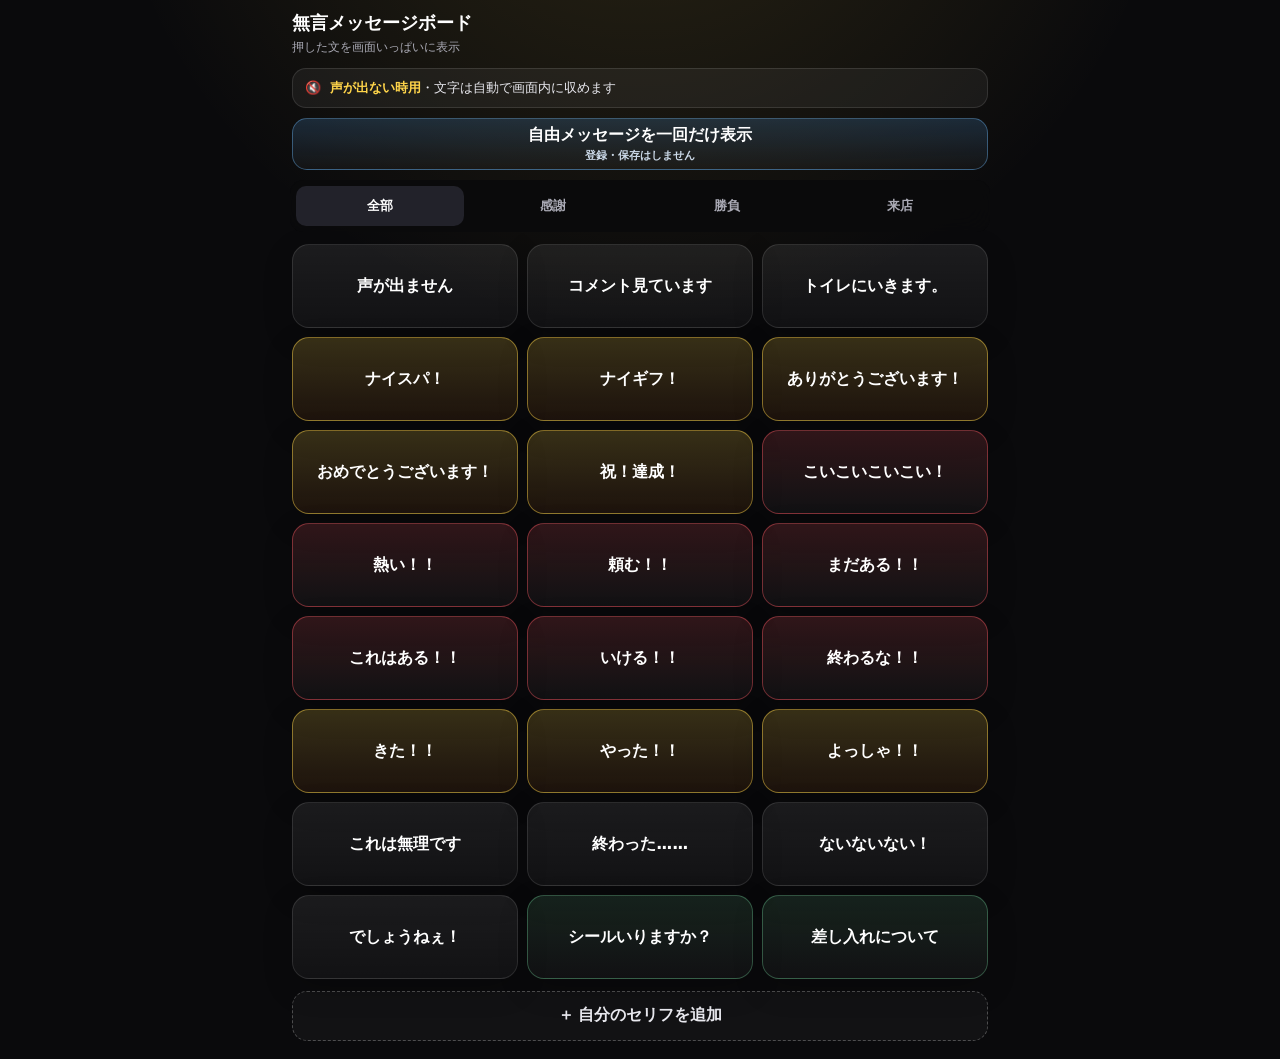
<file: teenda-board/index.html>
<!doctype html>
<html lang="ja">
<head>
  <meta charset="utf-8">
  <meta name="viewport" content="width=device-width, initial-scale=1, viewport-fit=cover, maximum-scale=1, user-scalable=no">
  <meta http-equiv="Cache-Control" content="no-cache, no-store, must-revalidate">
  <meta http-equiv="Pragma" content="no-cache">
  <meta http-equiv="Expires" content="0">
  <meta name="theme-color" content="#0a0a0c">
  <meta name="color-scheme" content="dark">
  <meta name="apple-mobile-web-app-capable" content="yes">
  <meta name="mobile-web-app-capable" content="yes">
  <title>てえんだ 無言メッセージボード</title>
  <link rel="stylesheet" href="style-v3.css?v=20260805-3">
</head>
<body>
  <div id="app" class="app">
    <main id="picker" class="picker">
      <header class="topbar">
        <div class="brand"><h1>無言メッセージボード</h1><p>押した文を画面いっぱいに表示</p></div>
      </header>
      <div class="notice"><span aria-hidden="true">🔇</span><span><strong>声が出ない時用</strong>・文字は自動で画面内に収めます</span></div>
      <button id="instantButton" class="instant-button" type="button">自由メッセージを一回だけ表示<small>登録・保存はしません</small></button>
      <nav class="tabs" aria-label="メッセージ分類">
        <button class="tab active" type="button" data-tab="all">全部</button>
        <button class="tab" type="button" data-tab="thanks">感謝</button>
        <button class="tab" type="button" data-tab="gamble">勝負</button>
        <button class="tab" type="button" data-tab="visit">来店</button>
      </nav>
      <section id="messageGrid" class="message-grid" aria-live="polite"></section>
      <button id="addButton" class="add-button" type="button">＋ 自分のセリフを追加</button>
      <button id="manageButton" class="manage-button" type="button" aria-pressed="false" hidden>登録したセリフを管理</button>
    </main>

    <section id="display" class="display" hidden aria-label="メッセージ表示画面" data-effect="none">
      <div id="confettiLayer" class="confetti-layer" aria-hidden="true"></div>
      <div id="messageStage" class="message-stage"><div id="displayText" class="display-text"></div></div>
      <button id="backButton" class="back-hitbox" type="button" aria-label="メッセージ選択に戻る"><span class="back-chip">選ぶ</span></button>
    </section>

    <div id="modal" class="modal" hidden>
      <form id="messageForm" class="sheet">
        <div class="sheet-head"><h2 id="formTitle">セリフを追加</h2><button id="closeModal" class="close-x" type="button" aria-label="閉じる">×</button></div>
        <label id="labelField" class="field"><span>ボタンに表示する短い名前</span><input id="labelInput" maxlength="30" placeholder="例：ナイス！" autocomplete="off"></label>
        <label class="field"><span id="textFieldTitle">視聴者に見せるメッセージ</span><textarea id="textInput" maxlength="160" required placeholder="画面いっぱいに表示する文章"></textarea><span id="charCounter" class="counter">0 / 160</span></label>
        <label id="categoryField" class="field"><span>分類</span><select id="categoryInput"><option value="thanks">感謝</option><option value="gamble">勝負</option><option value="visit">来店</option></select></label>
        <label id="effectField" class="field"><span>演出</span><select id="effectInput"><option value="none">なし</option><option value="celebrate">紙吹雪</option><option value="heat">熱い</option><option value="urge">こいこい</option><option value="win">大当たり</option><option value="sad">絶望</option></select></label>
        <button id="formSubmit" class="save-button" type="submit">保存する</button>
      </form>
    </div>
  </div>
  <script src="defaults.js?v=20260805-3"></script>
  <script src="app-v3.js?v=20260805-3"></script>
</body>
</html>
</file>
<file: style.css>
:root {
  --background: #101114;
  --foreground: #f5f7fa;
  --title-size: 36px;
  --count-size: 52vw;
  --safe-top: env(safe-area-inset-top, 0px);
  --safe-right: env(safe-area-inset-right, 0px);
  --safe-bottom: env(safe-area-inset-bottom, 0px);
  --safe-left: env(safe-area-inset-left, 0px);
}

* {
  box-sizing: border-box;
}

html,
body {
  position: fixed;
  inset: 0;
  width: 100%;
  height: 100%;
  min-height: 100%;
  margin: 0;
  overflow: hidden;
  overscroll-behavior: none;
  background: var(--background);
  color: var(--foreground);
  font-family: -apple-system, BlinkMacSystemFont, "Segoe UI", sans-serif;
  -webkit-tap-highlight-color: transparent;
  -webkit-text-size-adjust: 100%;
}

body {
  touch-action: manipulation;
}

button,
input {
  font: inherit;
}

button {
  color: inherit;
}

.counter-surface {
  position: fixed;
  inset: 0;
  width: 100%;
  height: 100%;
  min-height: 100dvh;
  padding:
    calc(var(--safe-top) + 22px)
    calc(var(--safe-right) + 18px)
    calc(var(--safe-bottom) + 18px)
    calc(var(--safe-left) + 18px);
  background: var(--background);
  color: var(--foreground);
  user-select: none;
  -webkit-user-select: none;
  touch-action: manipulation;
  cursor: pointer;
}

.title-text {
  position: absolute;
  top: calc(var(--safe-top) + 28px);
  left: calc(var(--safe-left) + 20px);
  right: calc(var(--safe-right) + 20px);
  text-align: center;
  font-size: var(--title-size);
  font-weight: 700;
  line-height: 1.15;
  letter-spacing: 0.02em;
  overflow-wrap: anywhere;
  pointer-events: none;
}

.count-value {
  position: absolute;
  inset: 0;
  display: grid;
  place-items: center;
  padding: 12vh 4vw 10vh;
  font-size: min(var(--count-size), 38vh);
  font-weight: 800;
  line-height: 0.85;
  letter-spacing: -0.07em;
  font-variant-numeric: tabular-nums;
  white-space: nowrap;
  pointer-events: none;
}

.corner-button {
  position: absolute;
  bottom: calc(var(--safe-bottom) + 18px);
  z-index: 2;
  width: 72px;
  height: 58px;
  border: 1px solid color-mix(in srgb, var(--foreground) 32%, transparent);
  border-radius: 18px;
  background: color-mix(in srgb, var(--foreground) 10%, transparent);
  color: var(--foreground);
  font-size: 26px;
  font-weight: 700;
  cursor: pointer;
  touch-action: manipulation;
}

.corner-button:active {
  transform: scale(0.95);
  background: color-mix(in srgb, var(--foreground) 18%, transparent);
}

.minus-button {
  left: calc(var(--safe-left) + 18px);
}

.settings-button {
  right: calc(var(--safe-right) + 18px);
  font-size: 29px;
}

.overlay {
  position: fixed;
  inset: 0;
  z-index: 20;
  display: flex;
  align-items: flex-end;
  justify-content: center;
  padding: 0;
  background: rgba(0, 0, 0, 0.5);
  backdrop-filter: blur(8px);
  -webkit-backdrop-filter: blur(8px);
}

.overlay[hidden] {
  display: none;
}

.sheet {
  width: min(100%, 620px);
  max-height: 86dvh;
  overflow-y: auto;
  padding: 20px 20px calc(var(--safe-bottom) + 24px);
  border-radius: 28px 28px 0 0;
  background: #f7f7f9;
  color: #17181b;
  box-shadow: 0 -20px 60px rgba(0, 0, 0, 0.28);
}

.sheet-header {
  display: flex;
  align-items: center;
  justify-content: space-between;
  gap: 16px;
  margin-bottom: 20px;
}

.sheet-header h1 {
  margin: 0;
  font-size: 25px;
}

.icon-button {
  width: 42px;
  height: 42px;
  border: 0;
  border-radius: 50%;
  background: #e6e7ea;
  color: #17181b;
  font-size: 28px;
  line-height: 1;
}

.setting-group {
  display: grid;
  gap: 9px;
  margin-bottom: 20px;
  font-size: 15px;
  font-weight: 700;
}

.setting-group input[type="text"] {
  width: 100%;
  min-height: 50px;
  padding: 0 14px;
  border: 1px solid #d3d5da;
  border-radius: 14px;
  background: #ffffff;
  color: #17181b;
  font-size: 18px;
}

.setting-group input[type="range"] {
  width: 100%;
}

.color-row {
  display: grid;
  grid-template-columns: 1fr 1fr;
  gap: 14px;
}

.color-setting input[type="color"] {
  width: 100%;
  height: 54px;
  padding: 4px;
  border: 1px solid #d3d5da;
  border-radius: 14px;
  background: #ffffff;
}

.danger-button,
.secondary-button {
  min-height: 52px;
  border: 0;
  border-radius: 14px;
  padding: 0 18px;
  font-weight: 800;
}

.danger-button {
  width: 100%;
  margin-top: 8px;
  background: #c62828;
  color: #ffffff;
}

.danger-button.compact {
  width: auto;
  margin-top: 0;
}

.secondary-button {
  background: #e6e7ea;
  color: #17181b;
}

.confirm-overlay {
  z-index: 30;
  align-items: center;
  padding: 24px;
}

.confirm-card {
  width: min(100%, 420px);
  padding: 24px;
  border-radius: 22px;
  background: #ffffff;
  color: #17181b;
  box-shadow: 0 20px 70px rgba(0, 0, 0, 0.35);
}

.confirm-card h2 {
  margin: 0 0 10px;
  font-size: 23px;
}

.confirm-card p {
  margin: 0 0 22px;
  color: #555960;
  line-height: 1.6;
}

.confirm-actions {
  display: grid;
  grid-template-columns: 1fr 1fr;
  gap: 12px;
}

@media (max-height: 620px) {
  .title-text {
    top: calc(var(--safe-top) + 16px);
  }

  .corner-button {
    bottom: calc(var(--safe-bottom) + 10px);
  }
}
</file>
<file: tamaijiri-t-v4/style-v4.css>
@import url("../tamaijiri-t/style.css?v=4");

.menu-action.primary {
  display: grid;
  gap: 4px;
  text-align: left;
  padding: 14px 16px;
  background: #f5c451;
  color: #211800;
  border: 2px solid #ffd96f;
  box-shadow: 0 8px 20px rgba(245, 196, 81, 0.28);
  opacity: 1;
  -webkit-appearance: none;
  appearance: none;
  touch-action: manipulation;
}

.menu-action.primary strong {
  font-size: 17px;
}

.menu-action.primary span {
  font-size: 12px;
  font-weight: 600;
  opacity: 0.78;
}

.menu-action.primary:active,
.menu-action.secondary:active,
.menu-action.danger:active {
  transform: scale(0.97);
}

.advanced {
  margin-top: 14px;
  padding: 0 12px 12px;
  border: 1px solid #d9dee7;
  border-radius: 14px;
  background: #f1f3f7;
  color: #252a33;
}

.advanced summary {
  padding: 14px 2px;
  font-weight: 800;
  cursor: pointer;
  touch-action: manipulation;
}

.menu-action.secondary {
  background: #ffffff;
  color: #252a33;
  border: 1px solid #cfd5df;
  opacity: 1;
  touch-action: manipulation;
}

button:disabled {
  opacity: 0.38;
}
</file>
<file: tamaijiri-t-v5/style.css>
:root{--bg:#0d1016;--panel:#171c26;--text:#f6f7fb;--muted:#9da6b7;--line:#2a3240;--accent:#f5c451;--danger:#d84b4b;--safe-top:env(safe-area-inset-top,0px);--safe-bottom:env(safe-area-inset-bottom,0px)}*{box-sizing:border-box}html,body{margin:0;min-height:100%;background:var(--bg);color:var(--text);font-family:-apple-system,BlinkMacSystemFont,"Segoe UI",sans-serif;-webkit-tap-highlight-color:transparent}button,input{font:inherit}.app{min-height:100dvh;padding:calc(var(--safe-top) + 16px) 16px calc(var(--safe-bottom) + 12px);display:flex;flex-direction:column;gap:14px}header,.last,.head,.row,.actions,.confirm>div{display:flex;align-items:center;justify-content:space-between;gap:12px}header small,.last small{color:var(--muted)}h1,h2,p{margin:0}h1 span{font-size:48px}.last{padding:12px 14px;background:var(--panel);border:1px solid var(--line);border-radius:16px}.last strong{display:block;max-width:230px;white-space:nowrap;overflow:hidden;text-overflow:ellipsis}.last button,#menuBtn,.actions button,.primary,.danger,.sub,.head button,.editActions button{border:0;border-radius:14px;font-weight:800;cursor:pointer;touch-action:manipulation}.last button,#menuBtn{background:#242c39;color:var(--text);padding:10px 12px}#menuBtn{width:48px;height:48px;font-size:23px}.balls{flex:1;display:flex;flex-direction:column;justify-content:center}.balls h2{text-align:center;margin-bottom:16px;font-size:18px}.grid{display:grid;grid-template-columns:1fr 1fr;gap:14px}.ball{min-height:145px;border:1px solid var(--line);border-radius:24px;background:var(--panel);color:var(--text);display:flex;flex-direction:column;align-items:center;justify-content:center;gap:9px}.ball:active,.actions button:active,.primary:active,.danger:active,.sub:active{transform:scale(.97)}.ball i{width:76px;height:76px;border-radius:50%;box-shadow:inset -14px -16px 24px rgba(0,0,0,.3),inset 10px 10px 18px rgba(255,255,255,.25),0 8px 22px rgba(0,0,0,.3)}.blue i{background:#2f7fe8}.green i{background:#35a85b}.red i{background:#df4a4a}.gold i{background:linear-gradient(135deg,#fff2a8,#f2bb2f 55%,#a86e00)}.actions{display:grid;grid-template-columns:1.25fr 1fr}.actions button{min-height:54px;background:#242c39;color:var(--text)}.actions .voice,.primary{background:var(--accent);color:#211800}footer{text-align:right;color:#5e6879;font-size:11px}.overlay{position:fixed;inset:0;z-index:20;display:flex;align-items:flex-end;justify-content:center;background:rgba(0,0,0,.58);backdrop-filter:blur(7px)}.overlay[hidden]{display:none}.sheet{width:min(100%,620px);max-height:88dvh;overflow:auto;background:#f7f8fb;color:#171a21;border-radius:26px 26px 0 0;padding:18px 16px calc(var(--safe-bottom) + 22px)}.sheet.tall{height:84dvh}.head button{width:42px;height:42px;background:#e3e6ec;font-size:27px}.stageGrid{display:grid;grid-template-columns:1fr 1fr;gap:10px;margin-top:14px}.stageGrid button{min-height:66px;border:0;border-radius:15px;background:#e8ebf1;font-weight:800}.stageGrid .final{background:#171a21;color:#fff}.sub,.primary,.danger{width:100%;min-height:52px;margin-top:12px}.sub{background:#e7e9ee;color:#20242c}.danger{background:#fee8e8;color:#9f2525}.countField{display:grid;gap:7px;margin:12px 0}.countField input{width:100%;padding:12px;border:1px solid #ccd1da;border-radius:12px}.voiceList,.history{display:grid;gap:9px}.voiceItem,.historyItem{width:100%;text-align:left;padding:12px 14px;border:1px solid #dce0e7;border-radius:14px;background:#fff;color:#171a21}.voiceItem strong,.voiceItem span{display:block}.voiceItem span{color:#6b7280;font-size:12px;margin-top:3px}.voiceItem.concentrated{background:#fff9df;border-color:#e4b73a}.historyItem.pending{border-color:#e4b73a;background:#fff9df}.historyItem .actionsRow{display:flex;gap:8px;margin-top:10px}.historyItem .actionsRow button{flex:1;min-height:40px;border:0;border-radius:10px;font-weight:800}.editBtn{background:#e7eaf0}.addBtn{background:#fff1b8}.deleteBtn{background:#fee8e8;color:#9f2525}.editBlock{display:grid;gap:12px;margin-top:12px}.editBlock label{display:grid;gap:6px;font-weight:700}.editBlock select,.editBlock input{padding:12px;border:1px solid #ccd1da;border-radius:12px}.editActions{display:grid;grid-template-columns:1fr 1fr;gap:10px}.confirm{width:min(calc(100% - 32px),420px);margin:auto;background:#fff;color:#171a21;border-radius:22px;padding:22px}.confirm>div{margin-top:18px}.confirm button{flex:1;min-height:50px;border:0;border-radius:12px;font-weight:800}.toast{position:fixed;left:50%;bottom:calc(var(--safe-bottom) + 86px);transform:translateX(-50%);z-index:50;background:#111722;color:#fff;padding:11px 16px;border-radius:999px;font-weight:800}
</file>
<file: tamaijiri-t-v6/style.css>
:root{--bg:#0d1016;--panel:#171c26;--text:#f6f7fb;--muted:#9da6b7;--line:#2a3240;--accent:#f5c451;--danger:#d84b4b;--safe-top:env(safe-area-inset-top,0px);--safe-bottom:env(safe-area-inset-bottom,0px)}*{box-sizing:border-box}html,body{margin:0;min-height:100%;background:var(--bg);color:var(--text);font-family:-apple-system,BlinkMacSystemFont,"Segoe UI",sans-serif;-webkit-tap-highlight-color:transparent}button,input{font:inherit}.app{min-height:100dvh;padding:calc(var(--safe-top) + 16px) 16px calc(var(--safe-bottom) + 12px);display:flex;flex-direction:column;gap:14px}header,.last,.head,.row,.actions,.confirm>div{display:flex;align-items:center;justify-content:space-between;gap:12px}header small,.last small{color:var(--muted)}h1,h2,p{margin:0}h1 span{font-size:48px}.last{padding:12px 14px;background:var(--panel);border:1px solid var(--line);border-radius:16px}.last strong{display:block;max-width:230px;white-space:nowrap;overflow:hidden;text-overflow:ellipsis}.last button,#menuBtn,.actions button,.primary,.danger,.sub,.head button,.editActions button{border:0;border-radius:14px;font-weight:800;cursor:pointer;touch-action:manipulation}.last button,#menuBtn{background:#242c39;color:var(--text);padding:10px 12px}#menuBtn{width:48px;height:48px;font-size:23px}.balls{flex:1;display:flex;flex-direction:column;justify-content:center}.balls h2{text-align:center;margin-bottom:16px;font-size:18px}.grid{display:grid;grid-template-columns:1fr 1fr;gap:14px}.ball{min-height:145px;border:1px solid var(--line);border-radius:24px;background:var(--panel);color:var(--text);display:flex;flex-direction:column;align-items:center;justify-content:center;gap:9px}.ball:active,.actions button:active,.primary:active,.danger:active,.sub:active{transform:scale(.97)}.ball i{width:76px;height:76px;border-radius:50%;box-shadow:inset -14px -16px 24px rgba(0,0,0,.3),inset 10px 10px 18px rgba(255,255,255,.25),0 8px 22px rgba(0,0,0,.3)}.blue i{background:#2f7fe8}.green i{background:#35a85b}.red i{background:#df4a4a}.gold i{background:linear-gradient(135deg,#fff2a8,#f2bb2f 55%,#a86e00)}.actions{display:grid;grid-template-columns:1.25fr 1fr}.actions button{min-height:54px;background:#242c39;color:var(--text)}.actions .voice,.primary{background:var(--accent);color:#211800}footer{text-align:right;color:#5e6879;font-size:11px}.overlay{position:fixed;inset:0;z-index:20;display:flex;align-items:flex-end;justify-content:center;background:rgba(0,0,0,.58);backdrop-filter:blur(7px)}.overlay[hidden]{display:none}.sheet{width:min(100%,620px);max-height:88dvh;overflow:auto;background:#f7f8fb;color:#171a21;border-radius:26px 26px 0 0;padding:18px 16px calc(var(--safe-bottom) + 22px)}.sheet.tall{height:84dvh}.head button{width:42px;height:42px;background:#e3e6ec;font-size:27px}.stageGrid{display:grid;grid-template-columns:1fr 1fr;gap:10px;margin-top:14px}.stageGrid button{min-height:66px;border:0;border-radius:15px;background:#e8ebf1;font-weight:800}.stageGrid .final{background:#171a21;color:#fff}.sub,.primary,.danger{width:100%;min-height:52px;margin-top:12px}.sub{background:#e7e9ee;color:#20242c}.danger{background:#fee8e8;color:#9f2525}.countField{display:grid;gap:7px;margin:12px 0}.countField input{width:100%;padding:12px;border:1px solid #ccd1da;border-radius:12px}.voiceList,.history{display:grid;gap:9px}.voiceItem,.historyItem{width:100%;text-align:left;padding:12px 14px;border:1px solid #dce0e7;border-radius:14px;background:#fff;color:#171a21}.voiceItem strong,.voiceItem span{display:block}.voiceItem span{color:#6b7280;font-size:12px;margin-top:3px}.voiceItem.concentrated{background:#fff9df;border-color:#e4b73a}.historyItem.pending{border-color:#d9dde5;background:#fbfbfc}.historyItem.pending strong::after{content:"  未入力";color:#a27616;font-size:.86em}.historyItem .actionsRow{display:flex;gap:8px;margin-top:10px}.historyItem .actionsRow button{flex:1;min-height:40px;border:0;border-radius:10px;font-weight:800}.editBtn{background:#e7eaf0}.addBtn{background:#fff1b8}.deleteBtn{background:#fee8e8;color:#9f2525}.editBlock{display:grid;gap:12px;margin-top:12px}.editBlock label{display:grid;gap:6px;font-weight:700}.editBlock select,.editBlock input{padding:12px;border:1px solid #ccd1da;border-radius:12px}.editActions{display:grid;grid-template-columns:1fr 1fr;gap:10px}.confirm{width:min(calc(100% - 32px),420px);margin:auto;background:#fff;color:#171a21;border-radius:22px;padding:22px}.confirm>div{margin-top:18px}.confirm button{flex:1;min-height:50px;border:0;border-radius:12px;font-weight:800}.toast{position:fixed;left:50%;bottom:calc(var(--safe-bottom) + 86px);transform:translateX(-50%);z-index:50;background:#111722;color:#fff;padding:11px 16px;border-radius:999px;font-weight:800}@media(max-height:700px){.ball{min-height:112px}.ball i{width:60px;height:60px}h1 span{font-size:40px}}
</file>
<file: tamaijiri-t/style-v4.css>
@import url("style.css?v=4");

.menu-lead {
  margin: 12px 0 4px;
  color: #5c6370;
  font-size: 13px;
  line-height: 1.55;
}

.menu-action {
  position: relative;
  min-height: 58px;
  border: 2px solid transparent;
  background: #202735;
  color: #ffffff;
  box-shadow: 0 6px 16px rgba(16, 24, 40, 0.18);
  touch-action: manipulation;
  -webkit-user-select: none;
  user-select: none;
  transition: transform 0.08s ease, filter 0.08s ease, box-shadow 0.08s ease;
}

.menu-action.primary {
  background: #efb92f;
  color: #211800;
  border-color: #d9a51c;
  font-size: 17px;
}

.menu-action:active {
  transform: scale(0.975);
  filter: brightness(0.9);
  box-shadow: 0 2px 7px rgba(16, 24, 40, 0.18);
}

.menu-action:focus-visible {
  outline: 3px solid #3578e5;
  outline-offset: 2px;
}

.menu-action.danger {
  background: #fff0f0;
  color: #9f2525;
  border-color: #f4caca;
  box-shadow: none;
}

.advanced-tools {
  margin-top: 14px;
  border: 1px solid #d8dde6;
  border-radius: 14px;
  overflow: hidden;
  background: #f1f3f7;
}

.advanced-tools summary {
  min-height: 50px;
  display: flex;
  align-items: center;
  padding: 0 15px;
  color: #4f5765;
  font-weight: 800;
  cursor: pointer;
  list-style: none;
  touch-action: manipulation;
}

.advanced-tools summary::-webkit-details-marker {
  display: none;
}

.advanced-tools summary::after {
  content: "＋";
  margin-left: auto;
  font-size: 19px;
}

.advanced-tools[open] summary::after {
  content: "−";
}

.advanced-content {
  padding: 0 12px 12px;
}

.advanced-content .menu-action {
  min-height: 50px;
  background: #ffffff;
  color: #303642;
  border-color: #d6dbe4;
  box-shadow: none;
  font-size: 14px;
}

button:disabled {
  opacity: 0.42;
  cursor: default;
}
</file>
<file: teenda-board/style-v3.css>
:root {
  --bg:#0a0a0c; --panel:#17171c; --panel2:#22222a; --text:#fff;
  --muted:#aaaab5; --line:rgba(255,255,255,.11); --accent:#ffd54a;
  --safe-top:env(safe-area-inset-top,0px); --safe-right:env(safe-area-inset-right,0px);
  --safe-bottom:env(safe-area-inset-bottom,0px); --safe-left:env(safe-area-inset-left,0px);
}
*{box-sizing:border-box;-webkit-tap-highlight-color:transparent}
html,body{margin:0;min-height:100%;background:var(--bg);color:var(--text)}
body{font-family:-apple-system,BlinkMacSystemFont,"Hiragino Sans","Yu Gothic UI","Yu Gothic",Meiryo,sans-serif;overscroll-behavior:none}
button,input,textarea,select{font:inherit} button{color:inherit} [hidden]{display:none!important}
.app{min-height:100vh;min-height:100dvh;background:radial-gradient(circle at 50% -20%,rgba(255,213,74,.14),transparent 38%),var(--bg)}
.picker{min-height:100vh;min-height:100dvh;padding:calc(var(--safe-top) + 12px) calc(var(--safe-right) + 12px) calc(var(--safe-bottom) + 18px) calc(var(--safe-left) + 12px)}
.topbar{display:flex;align-items:center;justify-content:flex-start;gap:12px;margin-bottom:12px}
.brand{min-width:0}.brand h1{margin:0;font-size:18px;line-height:1.25}.brand p{margin:4px 0 0;color:var(--muted);font-size:12px}
.notice{display:flex;align-items:center;gap:9px;padding:10px 12px;border-radius:14px;background:rgba(255,255,255,.05);border:1px solid var(--line);font-size:13px;color:#e7e7ed;margin-bottom:10px}
.notice strong{color:var(--accent)}
.instant-button{display:block!important;visibility:visible!important;opacity:1!important;width:100%;min-height:52px;border:1px solid rgba(111,190,255,.38);border-radius:15px;background:linear-gradient(180deg,rgba(90,174,255,.18),rgba(255,255,255,.035));font-weight:950;margin:0 0 10px}
.instant-button small{display:block;color:#cbd9e8;font-size:11px;font-weight:700;margin-top:2px}
.tabs{display:grid;grid-template-columns:repeat(4,minmax(0,1fr));gap:6px;position:sticky;top:calc(var(--safe-top) + 6px);z-index:10;padding:6px;margin:0 -2px 12px;background:rgba(10,10,12,.9);backdrop-filter:blur(14px);border-radius:14px}
.tab{min-width:0;min-height:40px;border:0;border-radius:10px;background:transparent;color:var(--muted);font-weight:850;font-size:13px;padding:5px 4px}
.tab.active{background:var(--panel2);color:#fff}
.message-grid{display:grid;grid-template-columns:repeat(2,minmax(0,1fr));gap:9px}
.message-card{position:relative;min-width:0}
.message-button{width:100%;min-height:84px;border:1px solid var(--line);border-radius:17px;background:linear-gradient(180deg,rgba(255,255,255,.075),rgba(255,255,255,.035));box-shadow:0 10px 30px rgba(0,0,0,.18);padding:12px 10px;font-weight:950;font-size:16px;line-height:1.35;overflow-wrap:anywhere;word-break:break-word}
.message-button:active{transform:scale(.975)}
.message-card[data-effect="celebrate"] .message-button,.message-card[data-effect="win"] .message-button{border-color:rgba(255,213,74,.45);background:linear-gradient(180deg,rgba(255,213,74,.19),rgba(255,125,25,.08))}
.message-card[data-effect="heat"] .message-button,.message-card[data-effect="urge"] .message-button{border-color:rgba(255,91,100,.4);background:linear-gradient(180deg,rgba(255,91,100,.16),rgba(255,255,255,.03))}
.message-card[data-category="visit"] .message-button{border-color:rgba(111,207,151,.35);background:linear-gradient(180deg,rgba(111,207,151,.13),rgba(255,255,255,.03))}
.edit-actions{display:none;position:absolute;top:5px;right:5px;gap:4px}.editing .message-card.custom .edit-actions{display:flex}
.mini-action{width:31px;height:31px;border-radius:50%;border:1px solid rgba(255,255,255,.18);background:rgba(0,0,0,.78);font-weight:950;display:grid;place-items:center;padding:0}.mini-action.delete{color:#ff8e94}
.add-button{width:100%;min-height:50px;border-radius:15px;border:1px dashed rgba(255,255,255,.25);color:#e9e9ef;background:rgba(255,255,255,.035);margin-top:12px;font-weight:950}
.manage-button{display:block;width:100%;min-height:42px;margin-top:8px;border:0;background:transparent;color:rgba(255,255,255,.62);font-size:13px;font-weight:800;text-decoration:underline;text-underline-offset:3px}
.manage-button[aria-pressed="true"]{color:#fff;text-decoration:none;border:1px solid rgba(255,255,255,.18);border-radius:13px;background:rgba(255,255,255,.06)}
.display{position:fixed;inset:0;z-index:100;width:100%;height:100vh;height:100dvh;background:#050506;overflow:hidden;isolation:isolate}
.display::before{content:"";position:absolute;inset:0;z-index:-2;background:radial-gradient(circle at 50% 45%,rgba(255,255,255,.04),transparent 56%)}
.display[data-effect="heat"]::before{background:radial-gradient(circle at 50% 48%,rgba(255,25,35,.38),rgba(78,0,4,.26) 45%,#050506 78%);animation:heatPulse 1s ease-in-out 3}
.display[data-effect="celebrate"]::before,.display[data-effect="win"]::before{background:radial-gradient(circle at 50% 44%,rgba(255,198,24,.26),rgba(75,38,0,.14) 46%,#050506 78%)}
.display[data-effect="sad"]::before{background:linear-gradient(180deg,#10131b,#020203)}
.message-stage{position:absolute;inset:0;display:flex;align-items:center;justify-content:center;padding:calc(var(--safe-top) + clamp(22px,5vh,52px)) calc(var(--safe-right) + clamp(18px,5vw,42px)) calc(var(--safe-bottom) + clamp(32px,8vh,72px)) calc(var(--safe-left) + clamp(18px,5vw,42px));overflow-y:auto;overscroll-behavior:contain;scrollbar-width:none}
.message-stage::-webkit-scrollbar{display:none}
.display-text{width:100%;max-width:100%;margin:auto 0;color:#fff;font-weight:1000;font-size:64px;line-height:1.14;letter-spacing:.01em;text-align:center;white-space:pre-wrap;overflow-wrap:anywhere;word-break:break-word;line-break:strict;text-wrap:balance;text-shadow:0 3px 0 rgba(0,0,0,.95),3px 0 0 rgba(0,0,0,.7),-3px 0 0 rgba(0,0,0,.7),0 -3px 0 rgba(0,0,0,.7),0 8px 30px rgba(0,0,0,.72)}
.display[data-effect="urge"] .display-text{animation:urgeShake .42s ease-in-out 5}.display[data-effect="win"] .display-text{animation:winPop .5s cubic-bezier(.16,1.5,.35,1)}.display[data-effect="sad"] .display-text{animation:sadDrop .9s ease-out both;color:#e5e7ec}
.back-hitbox{position:absolute;right:calc(var(--safe-right) + 6px);bottom:calc(var(--safe-bottom) + 6px);width:48px;height:48px;border:0;background:transparent;padding:0;z-index:30}
.back-chip{position:absolute;right:5px;bottom:5px;min-width:30px;height:27px;padding:0 7px;display:grid;place-items:center;border:1px solid rgba(255,255,255,.12);border-radius:999px;background:rgba(0,0,0,.27);color:rgba(255,255,255,.42);font-size:11px;font-weight:800;backdrop-filter:blur(6px)}
.confetti-layer{position:absolute;inset:0;pointer-events:none;overflow:hidden;z-index:5}.confetti{position:absolute;top:-12vh;left:var(--x);width:var(--w);height:calc(var(--w)*1.7);border-radius:2px;background:var(--c);opacity:0;transform:rotate(var(--r));animation:confettiFall var(--d) var(--delay) cubic-bezier(.18,.67,.42,1) forwards}
.modal{position:fixed;inset:0;z-index:200;background:rgba(0,0,0,.72);display:flex;align-items:flex-end;padding:12px 12px calc(var(--safe-bottom) + 12px);backdrop-filter:blur(6px)}
.sheet{width:min(100%,560px);margin:0 auto;border-radius:22px;background:#1a1a20;border:1px solid rgba(255,255,255,.12);padding:16px;max-height:calc(100dvh - var(--safe-top) - 24px);overflow-y:auto}
.sheet-head{display:flex;justify-content:space-between;align-items:center;gap:12px}.sheet h2{margin:0;font-size:19px}.close-x{width:36px;height:36px;border-radius:50%;border:1px solid var(--line);background:#292932;font-size:20px}
.field{display:grid;gap:7px;margin-top:14px}.field span{color:#d6d6de;font-size:13px;font-weight:800}.field input,.field textarea,.field select{width:100%;border:1px solid rgba(255,255,255,.14);border-radius:13px;background:#0e0e12;color:#fff;padding:12px;outline:none}.field textarea{min-height:116px;resize:vertical;line-height:1.55}.counter{text-align:right;color:var(--muted);font-size:12px}
.save-button{width:100%;min-height:49px;margin-top:16px;border:0;border-radius:14px;background:var(--accent);color:#181300;font-weight:1000}.instant-submit{background:#79c4ff;color:#061522}
.empty{grid-column:1/-1;padding:28px 16px;text-align:center;color:var(--muted);border:1px dashed var(--line);border-radius:16px}
@media(min-width:720px){.picker{max-width:720px;margin:0 auto}.message-grid{grid-template-columns:repeat(3,minmax(0,1fr))}}
@media(max-width:340px){.message-grid{gap:7px}.message-button{min-height:78px;font-size:14px;padding-inline:7px}.tab{font-size:12px}}
@media(prefers-reduced-motion:reduce){*,*::before,*::after{animation-duration:.01ms!important;animation-iteration-count:1!important}}
@keyframes heatPulse{0%,100%{filter:brightness(1)}50%{filter:brightness(1.6)}}
@keyframes urgeShake{0%,100%{transform:translateX(0) scale(1)}25%{transform:translateX(-1.5vw) scale(1.02)}75%{transform:translateX(1.5vw) scale(1.02)}}
@keyframes winPop{from{transform:scale(.62);opacity:0}to{transform:scale(1);opacity:1}}
@keyframes sadDrop{from{transform:translateY(-18px);opacity:0}to{transform:translateY(12px);opacity:1}}
@keyframes confettiFall{0%{opacity:0;transform:translate3d(0,-6vh,0) rotate(var(--r))}8%{opacity:1}100%{opacity:0;transform:translate3d(var(--drift),118vh,0) rotate(calc(var(--r) + 760deg))}}
</file>
